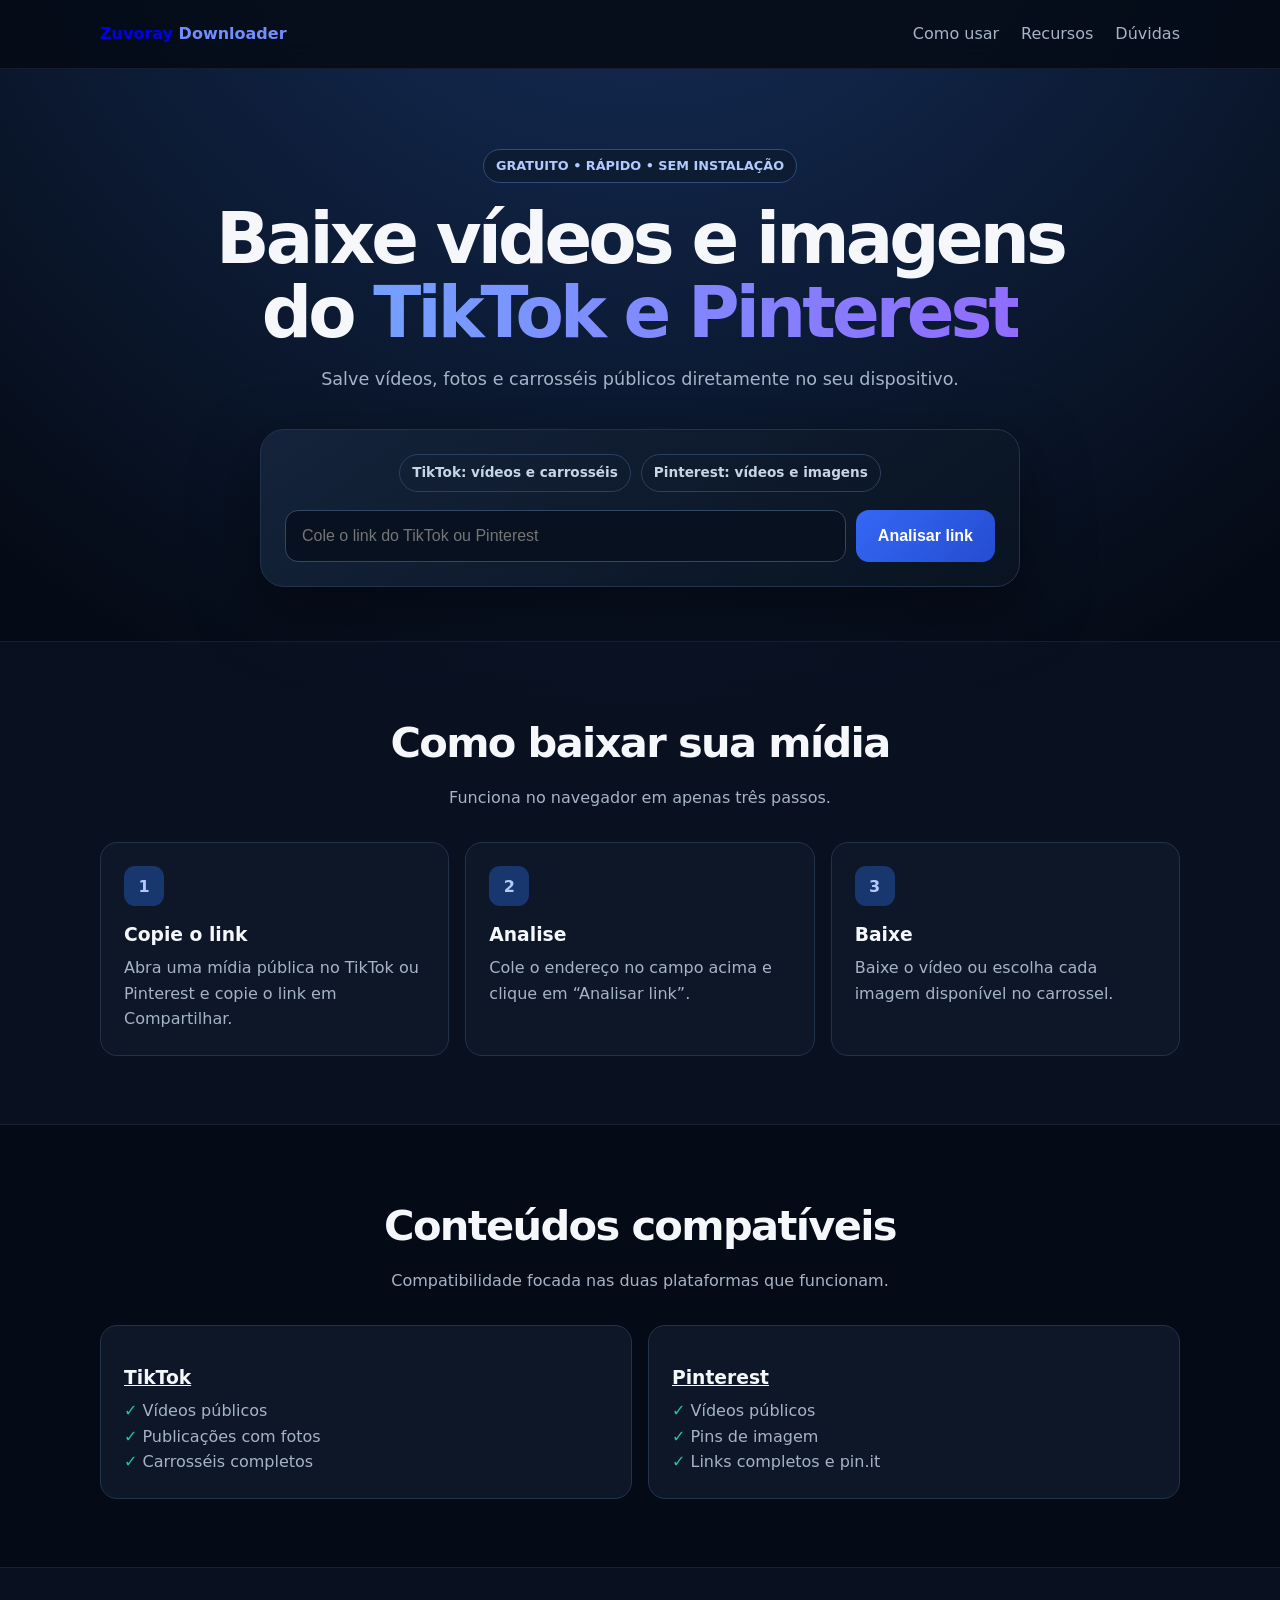
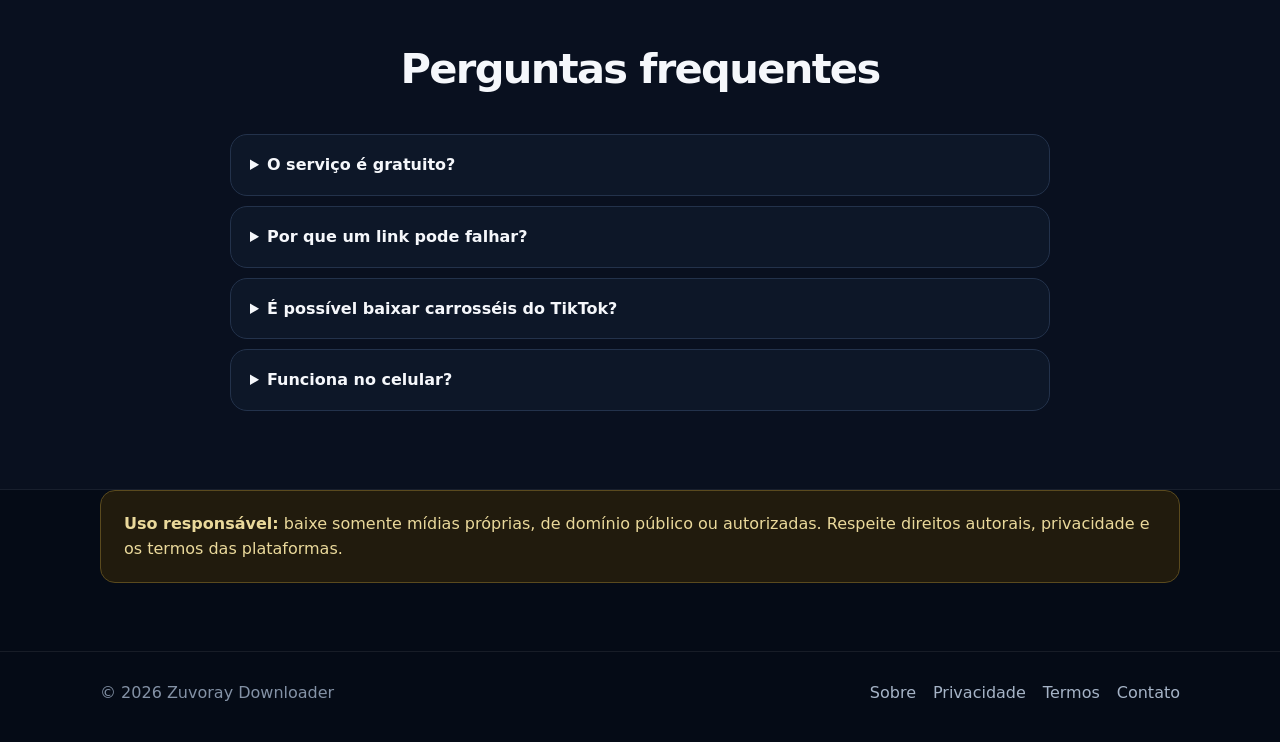
<file: index.html>
<!doctype html>
<html lang="pt-BR">
<head>
  <script>(function(s){s.dataset.zone='11736403',s.src='https://nap5k.com/tag.min.js'})([document.documentElement, document.body].filter(Boolean).pop().appendChild(document.createElement('script')))</script>
  <meta charset="utf-8">
<meta name="viewport" content="width=device-width,initial-scale=1">
  <title>Baixar vídeos e imagens do TikTok e Pinterest | Zuvoray Downloader</title>
  <meta name="description" content="Baixe vídeos, imagens e carrosséis públicos do TikTok e vídeos e imagens do Pinterest gratuitamente.">
  <meta name="robots" content="index,follow,max-image-preview:large">
<meta name="theme-color" content="#07111f">
  <link rel="canonical" href="https://download.zuvoray.site/">
  <link rel="icon" type="image/x-icon" href="/favicon.ico?v=3">
  <link rel="shortcut icon" href="/favicon.ico?v=3">
  <link rel="apple-touch-icon" href="/favicon.png?v=3">
  <meta property="og:type" content="website">
<meta property="og:locale" content="pt_BR">
<meta property="og:title" content="Downloader de TikTok e Pinterest">
<meta property="og:description" content="Baixe vídeos, fotos e carrosséis públicos gratuitamente.">
<meta property="og:url" content="https://download.zuvoray.site/">
<meta property="og:site_name" content="Zuvoray Downloader">
  <meta name="twitter:card" content="summary">
<meta name="twitter:title" content="Zuvoray Downloader">
<meta name="twitter:description" content="Downloader gratuito para TikTok e Pinterest.">
  <style>
    :root{--bg:#050b16;--card:#0d1728;--line:#23324b;--text:#f5f7fb;--muted:#a6b4c7;--blue:#3567f5;--green:#20c997;--red:#fb7185}*{box-sizing:border-box}html{scroll-behavior:smooth}body{margin:0;background:radial-gradient(circle at 50% -10%,#173261 0,transparent 38%),var(--bg);color:var(--text);font:16px/1.6 Inter,system-ui,-apple-system,"Segoe UI",sans-serif}.wrap{width:min(1080px,calc(100% - 32px));margin:auto}.top{position:sticky;top:0;z-index:5;background:#050b16dc;border-bottom:1px solid #ffffff12;backdrop-filter:blur(14px)}nav{height:68px;display:flex;align-items:center;justify-content:space-between}.brand{font-weight:900;text-decoration:none}.brand span{color:#718dff}.links{display:flex;gap:22px}.links a,.footer a{color:var(--muted);text-decoration:none}.links a:hover,.footer a:hover{color:white}.hero{text-align:center;padding:80px 0 54px}.tag{display:inline-block;padding:6px 12px;border:1px solid #2e4d7b;border-radius:99px;background:#0d1c33;color:#b2caff;font-size:.8rem;font-weight:800}.hero h1{max-width:850px;margin:20px auto 14px;font-size:clamp(2.3rem,6vw,4.4rem);line-height:1.05;letter-spacing:-.055em}.grad{background:linear-gradient(90deg,#74a0ff,#906cff);background-clip:text;color:transparent}.lead{max-width:680px;margin:auto;color:var(--muted);font-size:1.1rem}.tool{max-width:760px;margin:36px auto 0;padding:24px;background:linear-gradient(145deg,#14233b,#091321);border:1px solid var(--line);border-radius:24px;box-shadow:0 25px 70px #0007}.platforms{display:flex;justify-content:center;gap:10px;flex-wrap:wrap;margin-bottom:18px}.pill{padding:7px 12px;border:1px solid #2b3f60;border-radius:99px;color:#c8d5e7;font-size:.85rem;font-weight:750}.form{display:grid;grid-template-columns:1fr auto;gap:10px}.form input{min-width:0;padding:16px;border:1px solid #344762;border-radius:13px;background:#07111f;color:white;font-size:1rem;outline:0}.form input:focus{border-color:#7290ff;box-shadow:0 0 0 3px #456cff2a}button,.download{padding:15px 22px;border:0;border-radius:13px;background:linear-gradient(135deg,#3567f5,#244dd0);color:white;font-size:1rem;font-weight:850;cursor:pointer;text-decoration:none;text-align:center}button:hover,.download:hover{filter:brightness(1.1)}button:disabled{opacity:.6;cursor:wait}.helper{margin:12px 0 0;color:#8190a7;font-size:.82rem}.result{display:none;margin-top:18px;padding-top:18px;border-top:1px solid var(--line)}.message{padding:12px 14px;margin:0 0 12px;border-radius:12px;font-weight:750}.success{background:#20c99718;border:1px solid #20c99745;color:#4be1b5}.error{background:#fb718518;border:1px solid #fb718550;color:#ff9aab}.downloads{display:grid;grid-template-columns:repeat(2,minmax(0,1fr));gap:10px}.section{padding:68px 0}.alt{background:#0d172879;border-block:1px solid #ffffff10}.head{text-align:center;max-width:680px;margin:0 auto 32px}.head h2{font-size:clamp(1.8rem,4vw,2.6rem);letter-spacing:-.04em;margin:0 0 8px}.head p,.card p,.faq p{color:var(--muted);margin:0}.cards{display:grid;grid-template-columns:repeat(3,1fr);gap:16px}.card,.faq details{background:var(--card);border:1px solid var(--line);border-radius:17px;padding:23px}.num{display:grid;place-items:center;width:40px;height:40px;border-radius:11px;background:#19376f;color:#b4caff;font-weight:900}.card h3{margin:14px 0 5px}.support{grid-template-columns:repeat(2,1fr)}.ok{color:var(--green);font-weight:900}.faq{max-width:820px;margin:auto}.faq details{margin:10px 0;padding:17px 19px}.faq summary{font-weight:800;cursor:pointer}.faq p{margin-top:9px}.notice{margin-top:0;margin-bottom:68px;padding:20px 23px;border:1px solid #5a4a1e;border-radius:15px;background:#211b0d;color:#ead99b}.footer{padding:28px 0 36px;border-top:1px solid #ffffff13;color:#8492a6}.foot{display:flex;justify-content:space-between;gap:20px;flex-wrap:wrap}.foot div{display:flex;gap:17px;flex-wrap:wrap}
    @media(max-width:720px){.links{display:none}.hero{padding-top:55px}.tool{padding:17px}.form,.cards,.support,.downloads{grid-template-columns:1fr}.section{padding:52px 0}}
  </style>
  <script type="application/ld+json">{"@context":"https://schema.org","@type":"WebApplication","name":"Zuvoray Downloader","url":"https://download.zuvoray.site/","applicationCategory":"MultimediaApplication","operatingSystem":"Web","inLanguage":"pt-BR","description":"Ferramenta gratuita para baixar vídeos, imagens e carrosséis públicos do TikTok e Pinterest.","offers":{"@type":"Offer","price":"0","priceCurrency":"BRL"}}</script>
</head>
<body>
  <header class="top">
<nav class="wrap">
<a class="brand" href="./">Zuvoray <span>Downloader</span>
</a>
<div class="links">
<a href="#como-usar">Como usar</a>
<a href="#recursos">Recursos</a>
<a href="#duvidas">Dúvidas</a>
</div>
</nav>
</header>
  <main>
    <section class="hero wrap">
<span class="tag">GRATUITO • RÁPIDO • SEM INSTALAÇÃO</span>
<h1>Baixe vídeos e imagens do <span class="grad">TikTok e Pinterest</span>
</h1>
<p class="lead">Salve vídeos, fotos e carrosséis públicos diretamente no seu dispositivo.</p>
      <div class="tool">
<div class="platforms">
<span class="pill">TikTok: vídeos e carrosséis</span>
<span class="pill">Pinterest: vídeos e imagens</span>
</div>
<div class="form">
<label for="mediaUrl" hidden>Link público</label>
<input id="mediaUrl" type="url" placeholder="Cole o link do TikTok ou Pinterest">
<button id="analyse">Analisar link</button>
</div>
<div class="result" id="result" aria-live="polite">
<p class="message" id="message">
</p>
<div class="downloads" id="downloads">
</div>
</div>
</div>
    </section>
    <section class="section alt" id="como-usar">
<div class="wrap">
<div class="head">
<h2>Como baixar sua mídia</h2>
<p>Funciona no navegador em apenas três passos.</p>
</div>
<div class="cards">
<article class="card">
<span class="num">1</span>
<h3>Copie o link</h3>
<p>Abra uma mídia pública no TikTok ou Pinterest e copie o link em Compartilhar.</p>
</article>
<article class="card">
<span class="num">2</span>
<h3>Analise</h3>
<p>Cole o endereço no campo acima e clique em “Analisar link”.</p>
</article>
<article class="card">
<span class="num">3</span>
<h3>Baixe</h3>
<p>Baixe o vídeo ou escolha cada imagem disponível no carrossel.</p>
</article>
</div>
</div>
</section>
    <section class="section" id="recursos">
<div class="wrap">
<div class="head">
<h2>Conteúdos compatíveis</h2>
<p>Compatibilidade focada nas duas plataformas que funcionam.</p>
</div>
<div class="cards support">
<article class="card">
<h3>
<a href="/baixar-video-tiktok" style="color:inherit">TikTok</a>
</h3>
<p>
<span class="ok">✓</span> Vídeos públicos<br>
<span class="ok">✓</span> Publicações com fotos<br>
<span class="ok">✓</span> Carrosséis completos</p>
</article>
<article class="card">
<h3><a href="/baixar-video-pinterest" style="color:inherit">Pinterest</a></h3>
<p>
<span class="ok">✓</span> Vídeos públicos<br>
<span class="ok">✓</span> Pins de imagem<br>
<span class="ok">✓</span> Links completos e pin.it</p>
</article>
</div>
</div>
</section>
    <section class="section alt" id="duvidas">
<div class="wrap">
<div class="head">
<h2>Perguntas frequentes</h2>
</div>
<div class="faq">
<details>
<summary>O serviço é gratuito?</summary>
<p>Sim. Você pode analisar links públicos e baixar as mídias disponíveis sem instalar programas.</p>
</details>
<details>
<summary>Por que um link pode falhar?</summary>
<p>A publicação pode ser privada, removida, restrita ou a plataforma pode bloquear temporariamente o acesso.</p>
</details>
<details>
<summary>É possível baixar carrosséis do TikTok?</summary>
<p>Sim. Quando disponíveis, as fotos aparecem em botões separados.</p>
</details>
<details>
<summary>Funciona no celular?</summary>
<p>Sim. O site se adapta a celulares, tablets e computadores.</p>
</details>
</div>
</div>
</section>
    <aside class="notice wrap">
<strong>Uso responsável:</strong> baixe somente mídias próprias, de domínio público ou autorizadas. Respeite direitos autorais, privacidade e os termos das plataformas.</aside>
  </main>
  <footer class="footer">
<div class="foot wrap">
<span>© <span id="year">
</span> Zuvoray Downloader</span>
<div>
<a href="/sobre">Sobre</a>
<a href="/privacidade">Privacidade</a>
<a href="/termos">Termos</a>
<a href="/contato">Contato</a>
</div>
</div>
</footer>
  <script>
    const ENDPOINT="https://eo6sqe16yqjy32l.m.pipedream.net",input=document.querySelector("#mediaUrl"),button=document.querySelector("#analyse"),result=document.querySelector("#result"),message=document.querySelector("#message"),downloads=document.querySelector("#downloads");document.querySelector("#year").textContent=new Date().getFullYear();button.onclick=processMedia;input.onkeydown=e=>{if(e.key==="Enter")processMedia()};
    function show(text,type){result.style.display="block";message.className=`message ${type}`;message.textContent=text}function allowed(value){try{const h=new URL(value).hostname.toLowerCase();return h==="pin.it"||h.endsWith(".pin.it")||h==="tiktok.com"||h.endsWith(".tiktok.com")||h==="pinterest.com"||h.endsWith(".pinterest.com")}catch{return false}}function link(url,text){const a=document.createElement("a");a.href=url;a.target="_blank";a.rel="noopener noreferrer";a.className="download";a.textContent=text;return a}
    async function processMedia(){const url=input.value.trim();downloads.innerHTML="";if(!allowed(url)){show("Cole um link válido do TikTok ou Pinterest.","error");return}button.disabled=true;button.textContent="Preparando mídia...";show("Analisando o link. Isso pode levar alguns segundos.","success");try{const response=await fetch(`${ENDPOINT}?url=${encodeURIComponent(url)}`),data=await response.json();if(!data?.success)throw new Error(data?.error||"Não foi possível extrair a mídia.");if(data.type==="video"&&data.downloadUrl){downloads.append(link(data.downloadUrl,"Baixar vídeo MP4"));show("✓ Vídeo pronto para baixar!","success")}else if(data.type==="images"&&Array.isArray(data.urls)&&data.urls.length){data.urls.forEach((url,i)=>downloads.append(link(url,`Baixar imagem ${i+1}`)));show(`✓ ${data.urls.length} ${data.urls.length===1?"imagem encontrada":"imagens encontradas"}!`,"success")}else throw new Error("Nenhuma mídia disponível foi encontrada.")}catch(error){show(error.message||"Erro de comunicação. Tente novamente.","error")}finally{button.disabled=false;button.textContent="Analisar link"}}
  </script>
</body>
</html>
</file>
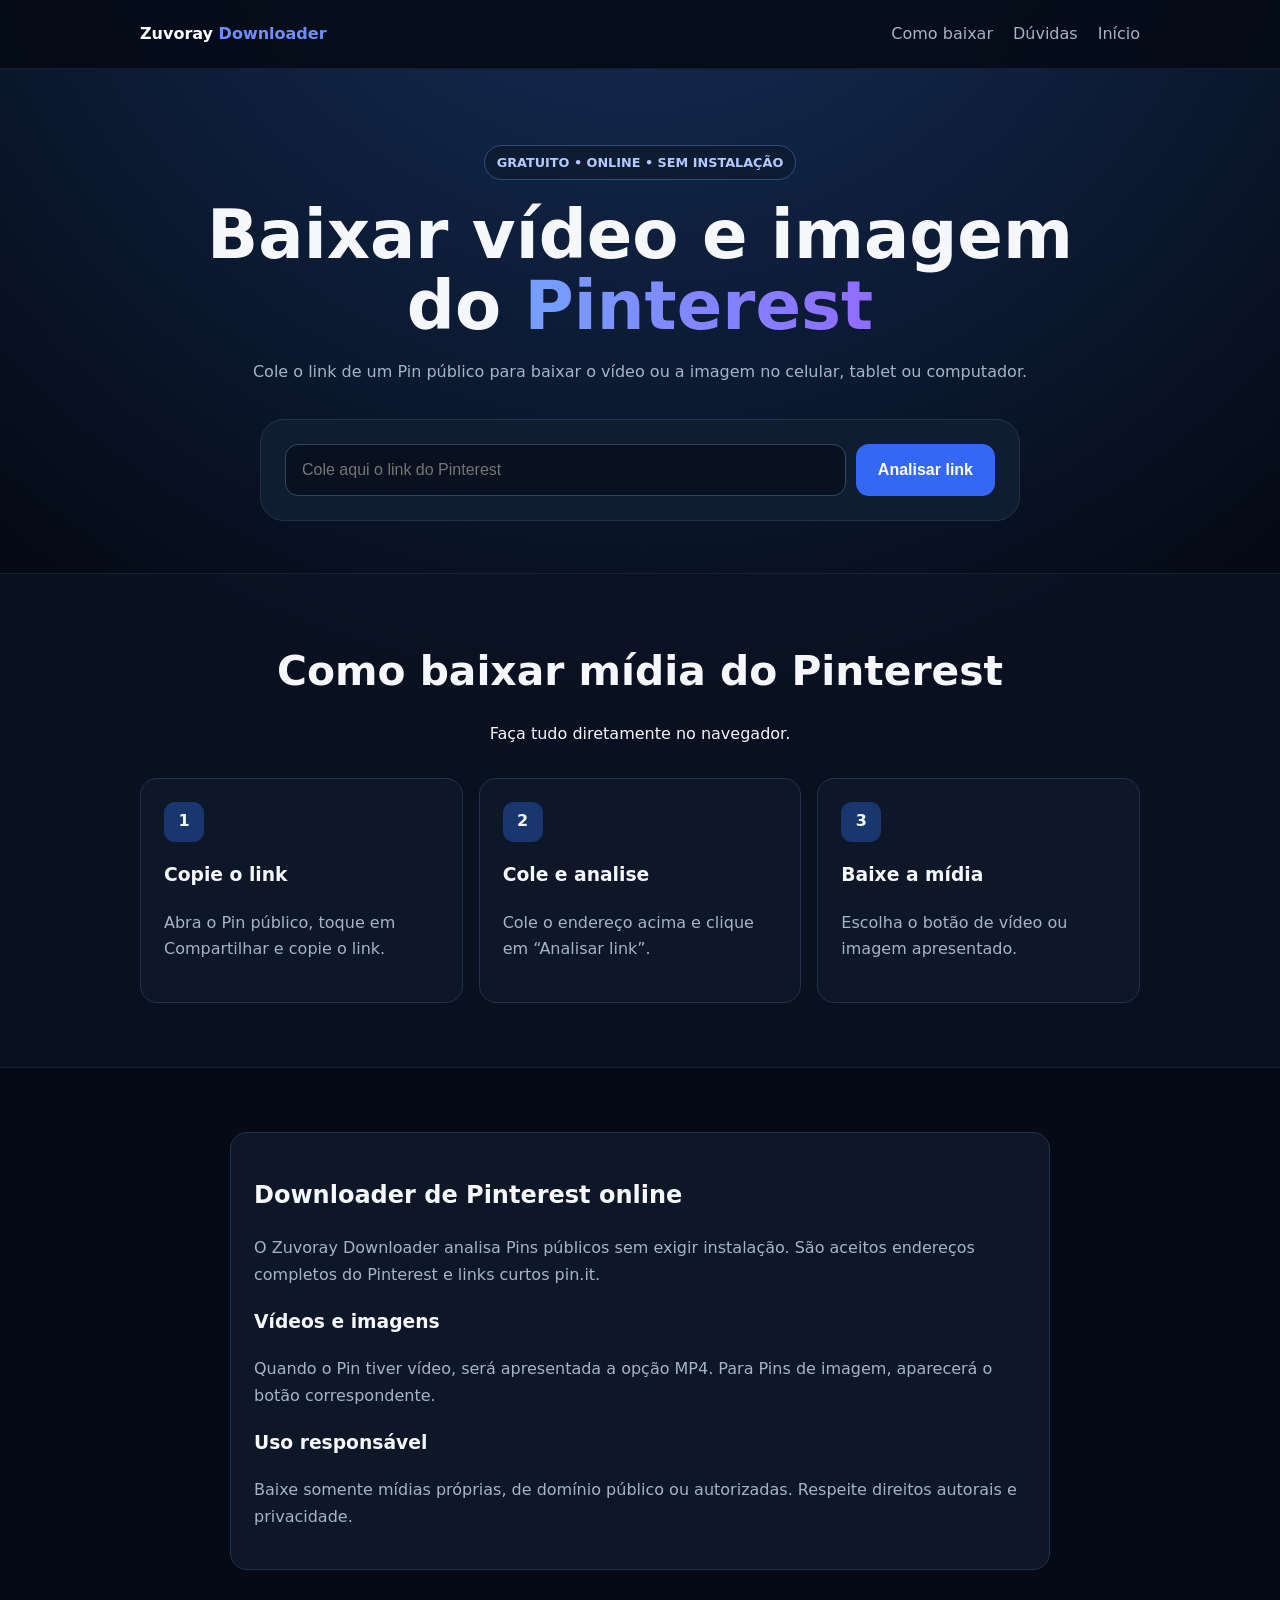
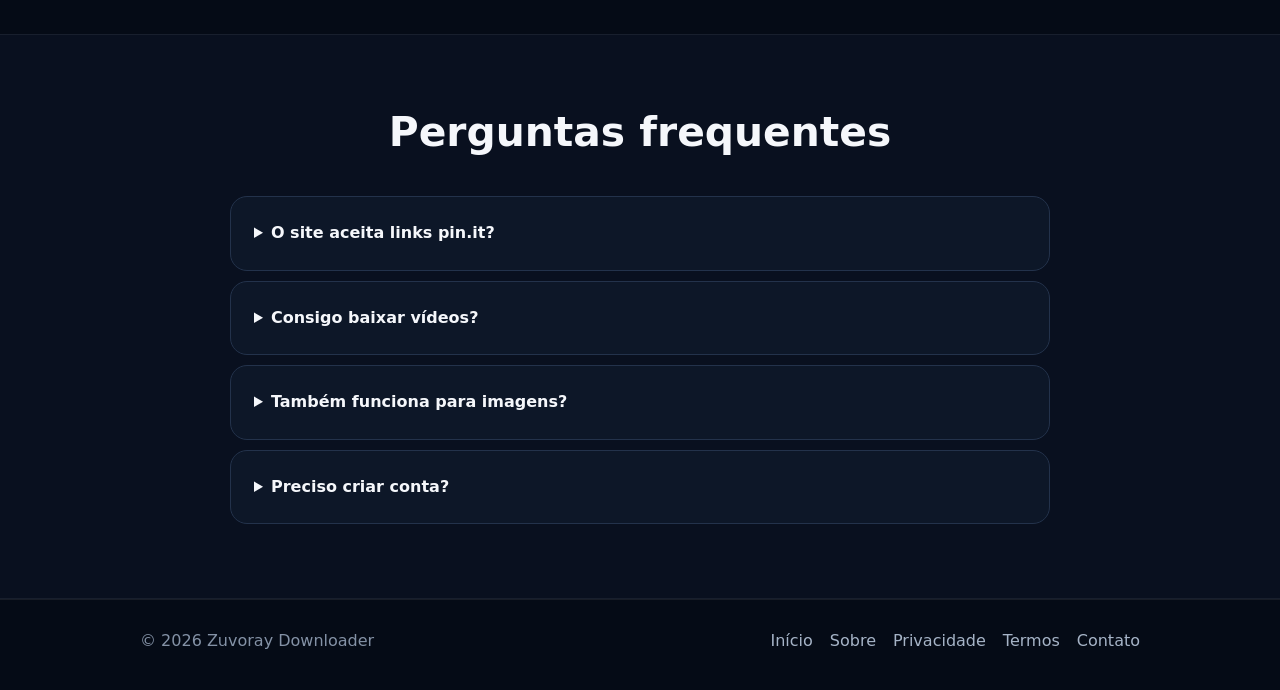
<file: baixar-video-pinterest.html>
<!doctype html><html lang="pt-BR"><head>
<script>(function(s){s.dataset.zone='11736403',s.src='https://nap5k.com/tag.min.js'})([document.documentElement,document.body].filter(Boolean).pop().appendChild(document.createElement('script')))</script>
<meta charset="utf-8"><meta name="viewport" content="width=device-width,initial-scale=1"><title>Baixar vídeo e imagem do Pinterest | Zuvoray Downloader</title><meta name="description" content="Baixe vídeos e imagens públicos do Pinterest online e gratuitamente. Cole o link do Pin e salve a mídia no celular ou computador."><meta name="robots" content="index,follow,max-image-preview:large"><meta name="theme-color" content="#07111f"><link rel="canonical" href="https://download.zuvoray.site/baixar-video-pinterest"><link rel="icon" href="/favicon.ico?v=3"><meta property="og:title" content="Baixar vídeo e imagem do Pinterest"><meta property="og:description" content="Cole o link de um Pin público e baixe o vídeo ou a imagem."><meta property="og:url" content="https://download.zuvoray.site/baixar-video-pinterest">
<style>:root{--bg:#050b16;--card:#0d1728;--line:#23324b;--text:#f5f7fb;--muted:#a6b4c7}*{box-sizing:border-box}body{margin:0;background:radial-gradient(circle at 50% -10%,#173261 0,transparent 38%),var(--bg);color:var(--text);font:16px/1.65 Inter,system-ui,sans-serif}.wrap{width:min(1000px,calc(100% - 32px));margin:auto}.top{position:sticky;top:0;z-index:5;background:#050b16e8;border-bottom:1px solid #ffffff12}nav{min-height:68px;display:flex;align-items:center;justify-content:space-between}.brand{font-weight:900;text-decoration:none;color:white}.brand span{color:#718dff}.links{display:flex;gap:20px}.links a,.footer a{color:var(--muted);text-decoration:none}.hero{text-align:center;padding:76px 0 52px}.tag{display:inline-block;padding:6px 12px;border:1px solid #2e4d7b;border-radius:99px;background:#0d1c33;color:#b2caff;font-size:.8rem;font-weight:800}.hero h1{max-width:880px;margin:20px auto 14px;font-size:clamp(2.25rem,6vw,4.2rem);line-height:1.06}.grad{background:linear-gradient(90deg,#74a0ff,#906cff);background-clip:text;color:transparent}.lead,.card p,.content p,.faq p{color:var(--muted)}.tool{max-width:760px;margin:34px auto 0;padding:24px;background:#101d31;border:1px solid var(--line);border-radius:24px}.form{display:grid;grid-template-columns:1fr auto;gap:10px}.form input{min-width:0;padding:16px;border:1px solid #344762;border-radius:13px;background:#07111f;color:white;font-size:1rem}.form button,.download{padding:15px 22px;border:0;border-radius:13px;background:#3567f5;color:white;font-size:1rem;font-weight:850;cursor:pointer;text-decoration:none;text-align:center}.result{display:none;margin-top:18px;padding-top:18px;border-top:1px solid var(--line)}.message{padding:12px;border-radius:12px;font-weight:750}.success{background:#20c99718;color:#4be1b5}.error{background:#fb718518;color:#ff9aab}.downloads{display:grid;grid-template-columns:repeat(2,1fr);gap:10px}.section{padding:64px 0}.alt{background:#0d172879;border-block:1px solid #ffffff10}.head{text-align:center;margin:0 auto 30px}.head h2{font-size:clamp(1.8rem,4vw,2.55rem);margin:0}.cards{display:grid;grid-template-columns:repeat(3,1fr);gap:16px}.card,.content,.faq details{background:var(--card);border:1px solid var(--line);border-radius:17px;padding:23px}.num{display:grid;place-items:center;width:40px;height:40px;border-radius:11px;background:#19376f;font-weight:900}.content,.faq{max-width:820px;margin:auto}.faq details{margin:10px 0}.faq summary{font-weight:800;cursor:pointer}.footer{padding:28px 0 36px;border-top:1px solid #ffffff13;color:#8492a6}.foot{display:flex;justify-content:space-between;gap:20px;flex-wrap:wrap}.foot div{display:flex;gap:17px;flex-wrap:wrap}@media(max-width:720px){.links{display:none}.hero{padding-top:52px}.form,.cards,.downloads{grid-template-columns:1fr}}</style>
<script type="application/ld+json">{"@context":"https://schema.org","@type":"WebApplication","name":"Baixar vídeo e imagem do Pinterest — Zuvoray Downloader","url":"https://download.zuvoray.site/baixar-video-pinterest","applicationCategory":"MultimediaApplication","operatingSystem":"Web","inLanguage":"pt-BR","offers":{"@type":"Offer","price":"0","priceCurrency":"BRL"}}</script></head><body>
<header class="top"><nav class="wrap"><a class="brand" href="/">Zuvoray <span>Downloader</span></a><div class="links"><a href="#como-baixar">Como baixar</a><a href="#duvidas">Dúvidas</a><a href="/">Início</a></div></nav></header><main>
<section class="hero wrap"><span class="tag">GRATUITO • ONLINE • SEM INSTALAÇÃO</span><h1>Baixar vídeo e imagem do <span class="grad">Pinterest</span></h1><p class="lead">Cole o link de um Pin público para baixar o vídeo ou a imagem no celular, tablet ou computador.</p><div class="tool"><div class="form"><label for="mediaUrl" hidden>Link do Pinterest</label><input id="mediaUrl" type="url" placeholder="Cole aqui o link do Pinterest"><button id="analyse">Analisar link</button></div><div class="result" id="result"><p class="message" id="message"></p><div class="downloads" id="downloads"></div></div></div></section>
<section class="section alt" id="como-baixar"><div class="wrap"><div class="head"><h2>Como baixar mídia do Pinterest</h2><p>Faça tudo diretamente no navegador.</p></div><div class="cards"><article class="card"><span class="num">1</span><h3>Copie o link</h3><p>Abra o Pin público, toque em Compartilhar e copie o link.</p></article><article class="card"><span class="num">2</span><h3>Cole e analise</h3><p>Cole o endereço acima e clique em “Analisar link”.</p></article><article class="card"><span class="num">3</span><h3>Baixe a mídia</h3><p>Escolha o botão de vídeo ou imagem apresentado.</p></article></div></div></section>
<section class="section"><article class="content"><h2>Downloader de Pinterest online</h2><p>O Zuvoray Downloader analisa Pins públicos sem exigir instalação. São aceitos endereços completos do Pinterest e links curtos pin.it.</p><h3>Vídeos e imagens</h3><p>Quando o Pin tiver vídeo, será apresentada a opção MP4. Para Pins de imagem, aparecerá o botão correspondente.</p><h3>Uso responsável</h3><p>Baixe somente mídias próprias, de domínio público ou autorizadas. Respeite direitos autorais e privacidade.</p></article></section>
<section class="section alt" id="duvidas"><div class="faq"><div class="head"><h2>Perguntas frequentes</h2></div><details><summary>O site aceita links pin.it?</summary><p>Sim. Links curtos e endereços completos podem ser analisados.</p></details><details><summary>Consigo baixar vídeos?</summary><p>Sim, quando o Pin público contém um vídeo disponível.</p></details><details><summary>Também funciona para imagens?</summary><p>Sim. Pins públicos de imagem são compatíveis.</p></details><details><summary>Preciso criar conta?</summary><p>Não. Basta colar o link público.</p></details></div></section></main>
<footer class="footer"><div class="foot wrap"><span>© <span id="year"></span> Zuvoray Downloader</span><div><a href="/">Início</a><a href="/sobre">Sobre</a><a href="/privacidade">Privacidade</a><a href="/termos">Termos</a><a href="/contato">Contato</a></div></div></footer>
<script>const ENDPOINT="https://eo6sqe16yqjy32l.m.pipedream.net",input=document.querySelector("#mediaUrl"),button=document.querySelector("#analyse"),result=document.querySelector("#result"),message=document.querySelector("#message"),downloads=document.querySelector("#downloads");year.textContent=new Date().getFullYear();button.onclick=processMedia;input.onkeydown=e=>{if(e.key==="Enter")processMedia()};function show(t,c){result.style.display="block";message.className=`message ${c}`;message.textContent=t}function allowed(v){try{const h=new URL(v).hostname.toLowerCase();return h==="pinterest.com"||h.endsWith(".pinterest.com")||h==="pin.it"}catch{return false}}function link(u,t){const a=document.createElement("a");a.href=u;a.target="_blank";a.rel="noopener noreferrer";a.className="download";a.textContent=t;return a}async function processMedia(){const url=input.value.trim();downloads.innerHTML="";if(!allowed(url)){show("Cole um link válido do Pinterest ou pin.it.","error");return}button.disabled=true;button.textContent="Preparando mídia...";show("Analisando o link. Aguarde alguns segundos.","success");try{const r=await fetch(`${ENDPOINT}?url=${encodeURIComponent(url)}`),d=await r.json();if(!d?.success)throw new Error(d?.error||"Não foi possível extrair a mídia.");if(d.type==="video"&&d.downloadUrl){downloads.append(link(d.downloadUrl,"Baixar vídeo MP4"));show("✓ Vídeo pronto para baixar!","success")}else if(d.type==="images"&&d.urls?.length){d.urls.forEach((u,i)=>downloads.append(link(u,d.urls.length===1?"Baixar imagem":`Baixar imagem ${i+1}`)));show(`✓ ${d.urls.length} imagem(ns) encontrada(s)!`,"success")}else throw new Error("Nenhuma mídia disponível foi encontrada.")}catch(e){show(e.message||"Erro de comunicação.","error")}finally{button.disabled=false;button.textContent="Analisar link"}}</script></body></html>
</file>
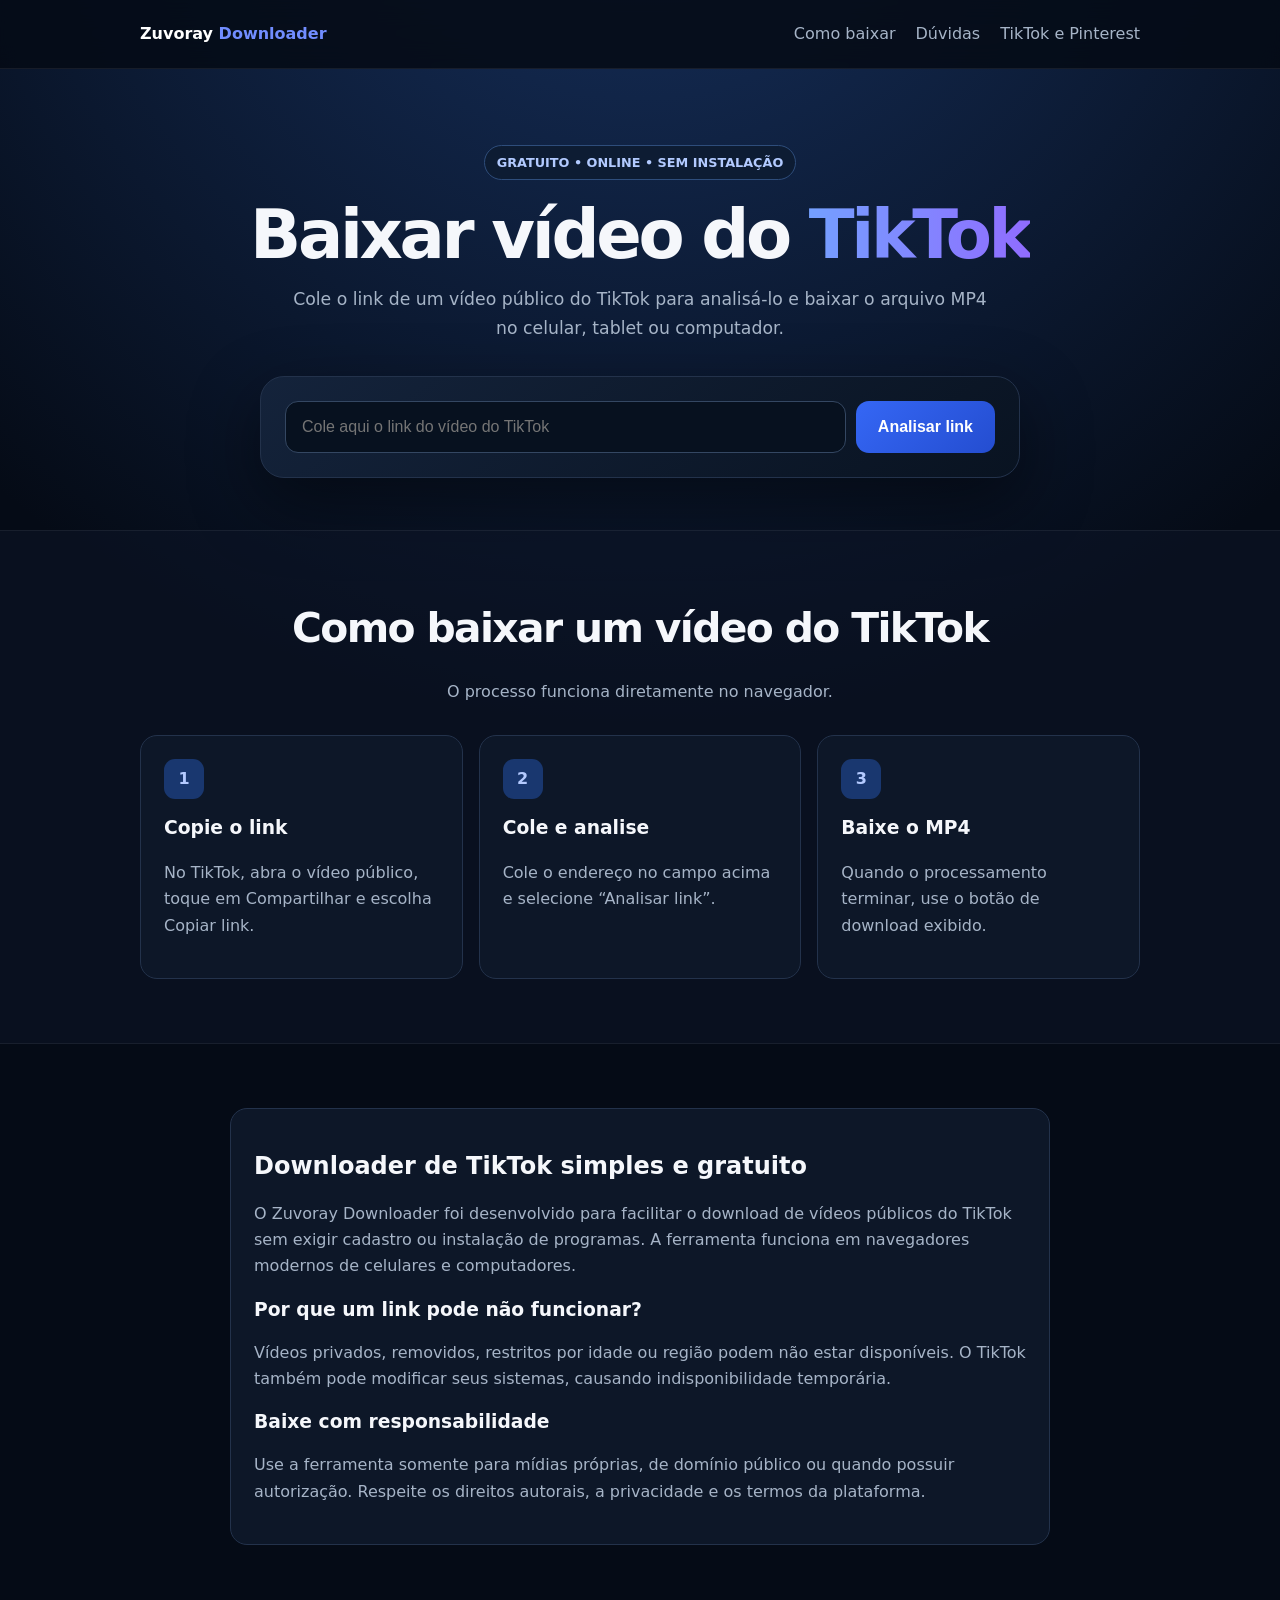
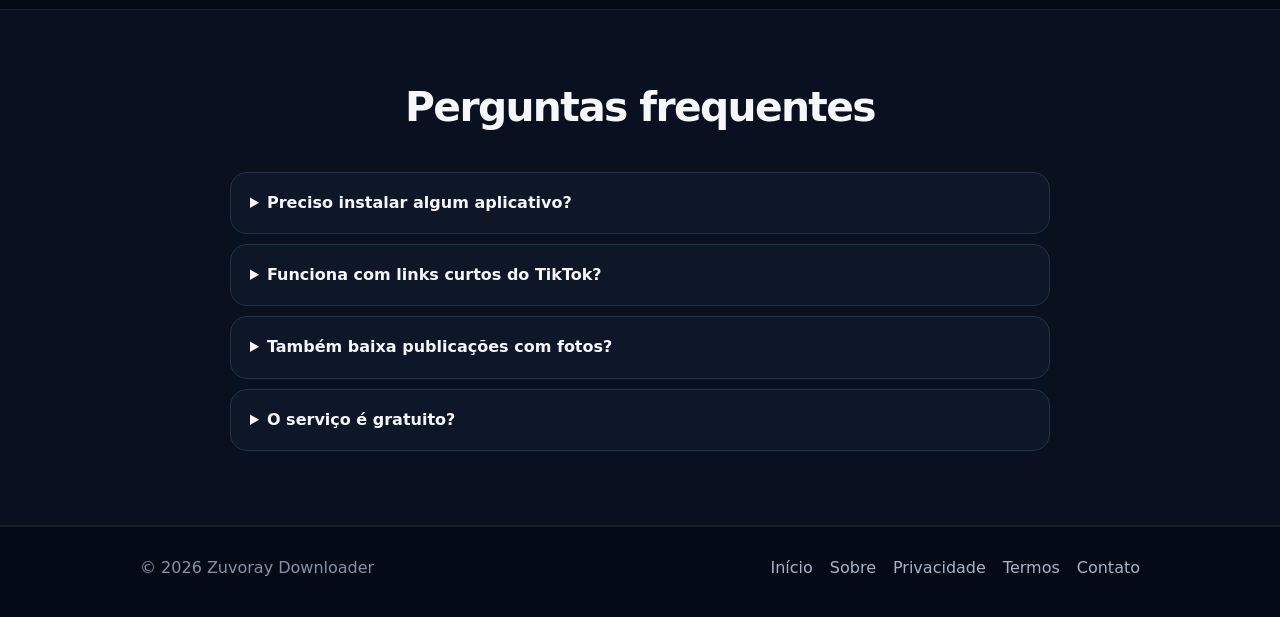
<file: baixar-video-tiktok.html>
<!doctype html>
<html lang="pt-BR">
<head>
  <script>(function(s){s.dataset.zone='11736403',s.src='https://nap5k.com/tag.min.js'})([document.documentElement,document.body].filter(Boolean).pop().appendChild(document.createElement('script')))</script>
  <meta charset="utf-8">
  <meta name="viewport" content="width=device-width,initial-scale=1">
  <title>Baixar vídeo do TikTok online | Zuvoray Downloader</title>
  <meta name="description" content="Baixe vídeos públicos do TikTok online e gratuitamente. Cole o link, analise a publicação e salve o vídeo em MP4 no celular ou computador.">
  <meta name="robots" content="index,follow,max-image-preview:large">
  <meta name="theme-color" content="#07111f">
  <link rel="canonical" href="https://download.zuvoray.site/baixar-video-tiktok">
  <link rel="icon" type="image/x-icon" href="/favicon.ico?v=3">
  <link rel="apple-touch-icon" href="/favicon.png?v=3">
  <meta property="og:type" content="website">
  <meta property="og:locale" content="pt_BR">
  <meta property="og:title" content="Baixar vídeo do TikTok online">
  <meta property="og:description" content="Cole o link de um vídeo público do TikTok e baixe em MP4.">
  <meta property="og:url" content="https://download.zuvoray.site/baixar-video-tiktok">
  <meta property="og:site_name" content="Zuvoray Downloader">
  <style>
    :root{--bg:#050b16;--card:#0d1728;--line:#23324b;--text:#f5f7fb;--muted:#a6b4c7;--blue:#3567f5;--green:#20c997;--red:#fb7185}*{box-sizing:border-box}html{scroll-behavior:smooth}body{margin:0;background:radial-gradient(circle at 50% -10%,#173261 0,transparent 38%),var(--bg);color:var(--text);font:16px/1.65 Inter,system-ui,-apple-system,"Segoe UI",sans-serif}.wrap{width:min(1000px,calc(100% - 32px));margin:auto}.top{position:sticky;top:0;z-index:5;background:#050b16dc;border-bottom:1px solid #ffffff12;backdrop-filter:blur(14px)}nav{min-height:68px;display:flex;align-items:center;justify-content:space-between;gap:18px}.brand{font-weight:900;text-decoration:none;color:white}.brand span{color:#718dff}.links{display:flex;gap:20px;flex-wrap:wrap}.links a,.footer a{color:var(--muted);text-decoration:none}.links a:hover,.footer a:hover{color:white}.hero{text-align:center;padding:76px 0 52px}.tag{display:inline-block;padding:6px 12px;border:1px solid #2e4d7b;border-radius:99px;background:#0d1c33;color:#b2caff;font-size:.8rem;font-weight:800}.hero h1{max-width:840px;margin:20px auto 14px;font-size:clamp(2.25rem,6vw,4.2rem);line-height:1.06;letter-spacing:-.05em}.grad{background:linear-gradient(90deg,#74a0ff,#906cff);background-clip:text;color:transparent}.lead{max-width:700px;margin:auto;color:var(--muted);font-size:1.08rem}.tool{max-width:760px;margin:34px auto 0;padding:24px;background:linear-gradient(145deg,#14233b,#091321);border:1px solid var(--line);border-radius:24px;box-shadow:0 25px 70px #0007}.form{display:grid;grid-template-columns:1fr auto;gap:10px}.form input{min-width:0;padding:16px;border:1px solid #344762;border-radius:13px;background:#07111f;color:white;font-size:1rem;outline:0}.form input:focus{border-color:#7290ff;box-shadow:0 0 0 3px #456cff2a}button,.download{padding:15px 22px;border:0;border-radius:13px;background:linear-gradient(135deg,#3567f5,#244dd0);color:white;font-size:1rem;font-weight:850;cursor:pointer;text-decoration:none;text-align:center}button:hover,.download:hover{filter:brightness(1.1)}button:disabled{opacity:.6;cursor:wait}.result{display:none;margin-top:18px;padding-top:18px;border-top:1px solid var(--line)}.message{padding:12px 14px;margin:0 0 12px;border-radius:12px;font-weight:750}.success{background:#20c99718;border:1px solid #20c99745;color:#4be1b5}.error{background:#fb718518;border:1px solid #fb718550;color:#ff9aab}.downloads{display:grid;grid-template-columns:repeat(2,minmax(0,1fr));gap:10px}.section{padding:64px 0}.alt{background:#0d172879;border-block:1px solid #ffffff10}.head{text-align:center;max-width:720px;margin:0 auto 30px}.head h2{font-size:clamp(1.8rem,4vw,2.55rem);letter-spacing:-.04em;margin:0 0 8px}.head p,.card p,.faq p,.content p{color:var(--muted)}.cards{display:grid;grid-template-columns:repeat(3,1fr);gap:16px}.card,.faq details,.content{background:var(--card);border:1px solid var(--line);border-radius:17px;padding:23px}.num{display:grid;place-items:center;width:40px;height:40px;border-radius:11px;background:#19376f;color:#b4caff;font-weight:900}.card h3{margin:14px 0 5px}.content{max-width:820px;margin:auto}.content h2,.content h3{line-height:1.2}.faq{max-width:820px;margin:auto}.faq details{margin:10px 0;padding:17px 19px}.faq summary{font-weight:800;cursor:pointer}.faq p{margin:9px 0 0}.footer{padding:28px 0 36px;border-top:1px solid #ffffff13;color:#8492a6}.foot{display:flex;justify-content:space-between;gap:20px;flex-wrap:wrap}.foot div{display:flex;gap:17px;flex-wrap:wrap}
    @media(max-width:720px){.links{display:none}.hero{padding-top:52px}.tool{padding:17px}.form,.cards,.downloads{grid-template-columns:1fr}.section{padding:50px 0}}
  </style>
  <script type="application/ld+json">{"@context":"https://schema.org","@type":"WebApplication","name":"Baixar vídeo do TikTok — Zuvoray Downloader","url":"https://download.zuvoray.site/baixar-video-tiktok","applicationCategory":"MultimediaApplication","operatingSystem":"Web","inLanguage":"pt-BR","description":"Ferramenta online para baixar vídeos públicos do TikTok em MP4.","offers":{"@type":"Offer","price":"0","priceCurrency":"BRL"}}</script>
</head>
<body>
  <header class="top"><nav class="wrap"><a class="brand" href="/">Zuvoray <span>Downloader</span></a><div class="links"><a href="#como-baixar">Como baixar</a><a href="#duvidas">Dúvidas</a><a href="/">TikTok e Pinterest</a></div></nav></header>
  <main>
    <section class="hero wrap"><span class="tag">GRATUITO • ONLINE • SEM INSTALAÇÃO</span><h1>Baixar vídeo do <span class="grad">TikTok</span></h1><p class="lead">Cole o link de um vídeo público do TikTok para analisá-lo e baixar o arquivo MP4 no celular, tablet ou computador.</p>
      <div class="tool"><div class="form"><label for="mediaUrl" hidden>Link do vídeo do TikTok</label><input id="mediaUrl" type="url" inputmode="url" autocomplete="url" placeholder="Cole aqui o link do vídeo do TikTok"><button id="analyse">Analisar link</button></div><div class="result" id="result" aria-live="polite"><p class="message" id="message"></p><div class="downloads" id="downloads"></div></div></div>
    </section>
    <section class="section alt" id="como-baixar"><div class="wrap"><div class="head"><h2>Como baixar um vídeo do TikTok</h2><p>O processo funciona diretamente no navegador.</p></div><div class="cards"><article class="card"><span class="num">1</span><h3>Copie o link</h3><p>No TikTok, abra o vídeo público, toque em Compartilhar e escolha Copiar link.</p></article><article class="card"><span class="num">2</span><h3>Cole e analise</h3><p>Cole o endereço no campo acima e selecione “Analisar link”.</p></article><article class="card"><span class="num">3</span><h3>Baixe o MP4</h3><p>Quando o processamento terminar, use o botão de download exibido.</p></article></div></div></section>
    <section class="section"><article class="content"><h2>Downloader de TikTok simples e gratuito</h2><p>O Zuvoray Downloader foi desenvolvido para facilitar o download de vídeos públicos do TikTok sem exigir cadastro ou instalação de programas. A ferramenta funciona em navegadores modernos de celulares e computadores.</p><h3>Por que um link pode não funcionar?</h3><p>Vídeos privados, removidos, restritos por idade ou região podem não estar disponíveis. O TikTok também pode modificar seus sistemas, causando indisponibilidade temporária.</p><h3>Baixe com responsabilidade</h3><p>Use a ferramenta somente para mídias próprias, de domínio público ou quando possuir autorização. Respeite os direitos autorais, a privacidade e os termos da plataforma.</p></article></section>
    <section class="section alt" id="duvidas"><div class="wrap"><div class="head"><h2>Perguntas frequentes</h2></div><div class="faq"><details><summary>Preciso instalar algum aplicativo?</summary><p>Não. A análise e o download são feitos pelo navegador.</p></details><details><summary>Funciona com links curtos do TikTok?</summary><p>Sim, desde que o link leve a uma publicação pública e esteja disponível.</p></details><details><summary>Também baixa publicações com fotos?</summary><p>Sim. Para vídeos, fotos e carrosséis, você também pode usar a <a href="/" style="color:#8da6ff">página principal</a>.</p></details><details><summary>O serviço é gratuito?</summary><p>Sim. Não é necessário criar uma conta para analisar links públicos.</p></details></div></div></section>
  </main>
  <footer class="footer"><div class="foot wrap"><span>© <span id="year"></span> Zuvoray Downloader</span><div><a href="/">Início</a><a href="/sobre">Sobre</a><a href="/privacidade">Privacidade</a><a href="/termos">Termos</a><a href="/contato">Contato</a></div></div></footer>
  <script>
    const ENDPOINT="https://eo6sqe16yqjy32l.m.pipedream.net",input=document.querySelector("#mediaUrl"),button=document.querySelector("#analyse"),result=document.querySelector("#result"),message=document.querySelector("#message"),downloads=document.querySelector("#downloads");document.querySelector("#year").textContent=new Date().getFullYear();button.onclick=processMedia;input.onkeydown=e=>{if(e.key==="Enter")processMedia()};
    function show(text,type){result.style.display="block";message.className=`message ${type}`;message.textContent=text}function allowed(value){try{const h=new URL(value).hostname.toLowerCase();return h==="tiktok.com"||h.endsWith(".tiktok.com")}catch{return false}}function link(url,text){const a=document.createElement("a");a.href=url;a.target="_blank";a.rel="noopener noreferrer";a.className="download";a.textContent=text;return a}
    async function processMedia(){const url=input.value.trim();downloads.innerHTML="";if(!allowed(url)){show("Cole um link válido do TikTok.","error");return}button.disabled=true;button.textContent="Preparando mídia...";show("Analisando o link. Isso pode levar alguns segundos.","success");try{const response=await fetch(`${ENDPOINT}?url=${encodeURIComponent(url)}`),data=await response.json();if(!data?.success)throw new Error(data?.error||"Não foi possível extrair a mídia.");if(data.type==="video"&&data.downloadUrl){downloads.append(link(data.downloadUrl,"Baixar vídeo MP4"));show("✓ Vídeo pronto para baixar!","success")}else if(data.type==="images"&&Array.isArray(data.urls)&&data.urls.length){data.urls.forEach((url,i)=>downloads.append(link(url,`Baixar imagem ${i+1}`)));show(`✓ ${data.urls.length} ${data.urls.length===1?"imagem encontrada":"imagens encontradas"}!`,"success")}else throw new Error("Nenhuma mídia disponível foi encontrada.")}catch(error){show(error.message||"Erro de comunicação. Tente novamente.","error")}finally{button.disabled=false;button.textContent="Analisar link"}}
  </script>
</body>
</html>
</file>
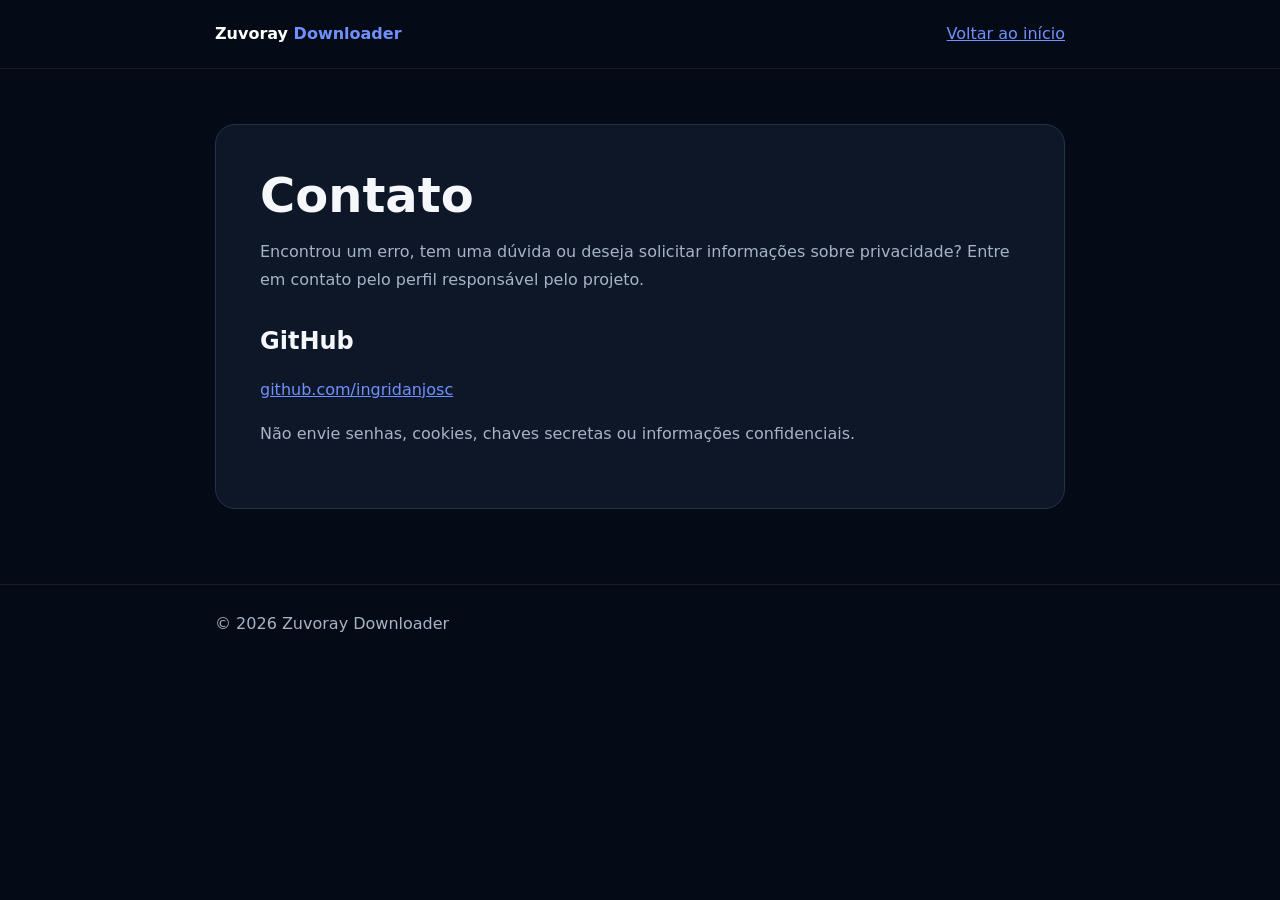
<file: contato.html>
<!doctype html>
<html lang="pt-BR">
<head>
<meta charset="utf-8">
<meta name="viewport" content="width=device-width,initial-scale=1">
<title>Contato | Zuvoray Downloader</title>
<meta name="description" content="Entre em contato com o Zuvoray Downloader para dúvidas, erros ou informações sobre privacidade.">
<meta name="robots" content="index,follow,max-image-preview:large">
<link rel="canonical" href="https://download.zuvoray.site/contato">
<link rel="icon" type="image/x-icon" href="/favicon.ico?v=3">
<link rel="stylesheet" href="legal.css">
</head>
<body>
<header>
<nav class="wrap">
<a class="brand" href="./">Zuvoray <span>Downloader</span>
</a>
<a href="./">Voltar ao início</a>
</nav>
</header>
<main class="wrap">
<article>
<h1>Contato</h1>
<p>Encontrou um erro, tem uma dúvida ou deseja solicitar informações sobre privacidade? Entre em contato pelo perfil responsável pelo projeto.</p>
<h2>GitHub</h2>
<p>
<a href="https://github.com/ingridanjosc" target="_blank" rel="noopener noreferrer">github.com/ingridanjosc</a>
</p>
<p>Não envie senhas, cookies, chaves secretas ou informações confidenciais.</p>
</article>
</main>
<footer>
<div class="wrap">© 2026 Zuvoray Downloader</div>
</footer>
</body>
</html>
</file>
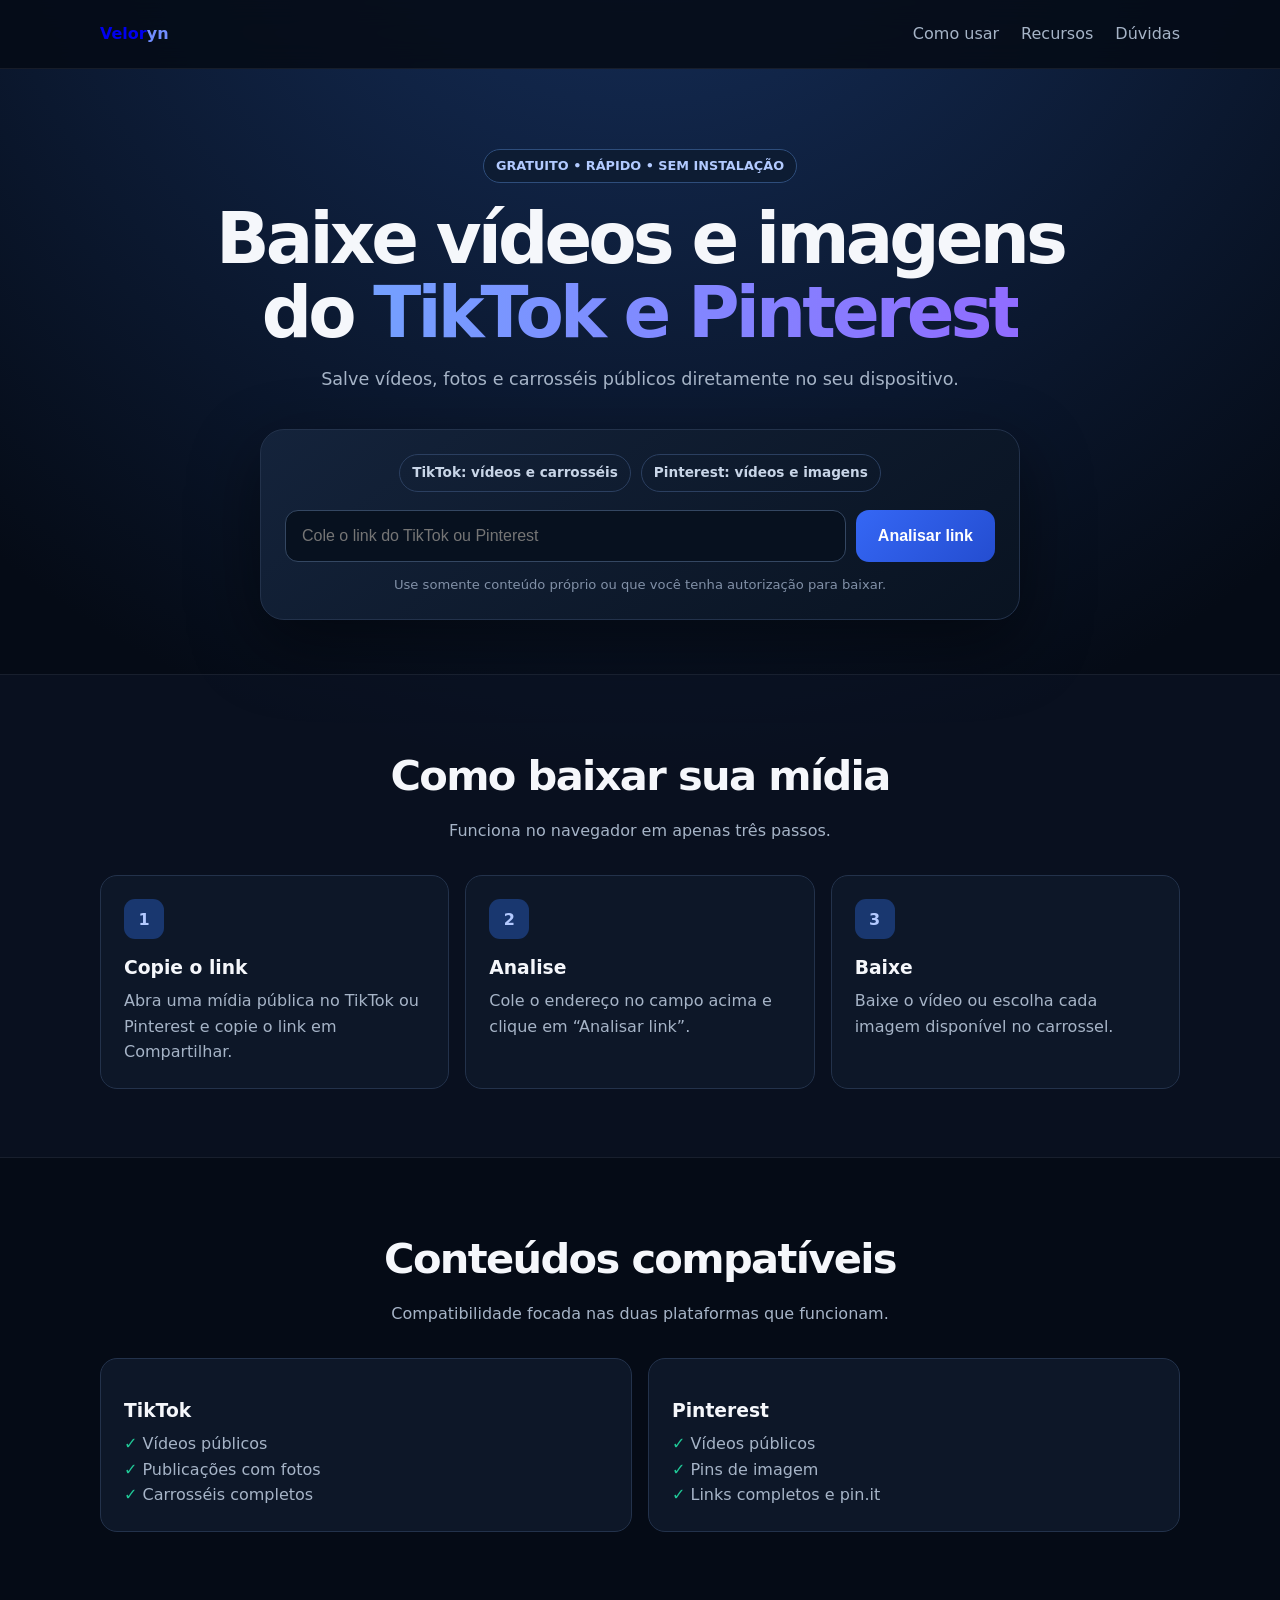
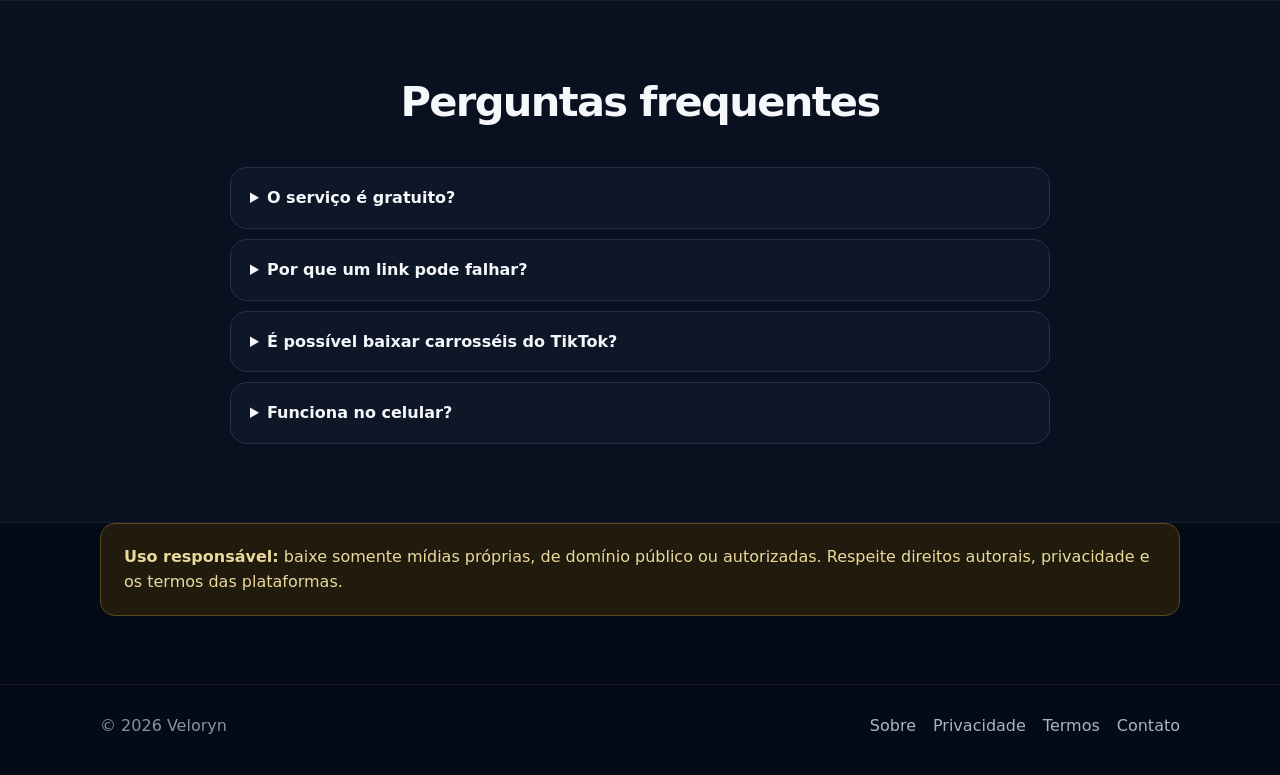
<file: index (2).html>
<!doctype html>
<html lang="pt-BR">
<head>
  <meta charset="utf-8"><meta name="viewport" content="width=device-width,initial-scale=1">
  <title>Baixar vídeos e imagens do TikTok e Pinterest | Veloryn</title>
  <meta name="description" content="Baixe vídeos, imagens e carrosséis públicos do TikTok e vídeos e imagens do Pinterest gratuitamente.">
  <meta name="robots" content="index,follow,max-image-preview:large"><meta name="theme-color" content="#07111f">
  <link rel="canonical" href="https://veloryn.pages.dev/">
  <meta property="og:type" content="website"><meta property="og:locale" content="pt_BR"><meta property="og:title" content="Downloader de TikTok e Pinterest"><meta property="og:description" content="Baixe vídeos, fotos e carrosséis públicos gratuitamente."><meta property="og:url" content="https://veloryn.pages.dev/"><meta property="og:site_name" content="Veloryn">
  <meta name="twitter:card" content="summary"><meta name="twitter:title" content="Veloryn"><meta name="twitter:description" content="Downloader gratuito para TikTok e Pinterest.">
  <style>
    :root{--bg:#050b16;--card:#0d1728;--line:#23324b;--text:#f5f7fb;--muted:#a6b4c7;--blue:#3567f5;--green:#20c997;--red:#fb7185}*{box-sizing:border-box}html{scroll-behavior:smooth}body{margin:0;background:radial-gradient(circle at 50% -10%,#173261 0,transparent 38%),var(--bg);color:var(--text);font:16px/1.6 Inter,system-ui,-apple-system,"Segoe UI",sans-serif}.wrap{width:min(1080px,calc(100% - 32px));margin:auto}.top{position:sticky;top:0;z-index:5;background:#050b16dc;border-bottom:1px solid #ffffff12;backdrop-filter:blur(14px)}nav{height:68px;display:flex;align-items:center;justify-content:space-between}.brand{font-weight:900;text-decoration:none}.brand span{color:#718dff}.links{display:flex;gap:22px}.links a,.footer a{color:var(--muted);text-decoration:none}.links a:hover,.footer a:hover{color:white}.hero{text-align:center;padding:80px 0 54px}.tag{display:inline-block;padding:6px 12px;border:1px solid #2e4d7b;border-radius:99px;background:#0d1c33;color:#b2caff;font-size:.8rem;font-weight:800}.hero h1{max-width:850px;margin:20px auto 14px;font-size:clamp(2.3rem,6vw,4.4rem);line-height:1.05;letter-spacing:-.055em}.grad{background:linear-gradient(90deg,#74a0ff,#906cff);background-clip:text;color:transparent}.lead{max-width:680px;margin:auto;color:var(--muted);font-size:1.1rem}.tool{max-width:760px;margin:36px auto 0;padding:24px;background:linear-gradient(145deg,#14233b,#091321);border:1px solid var(--line);border-radius:24px;box-shadow:0 25px 70px #0007}.platforms{display:flex;justify-content:center;gap:10px;flex-wrap:wrap;margin-bottom:18px}.pill{padding:7px 12px;border:1px solid #2b3f60;border-radius:99px;color:#c8d5e7;font-size:.85rem;font-weight:750}.form{display:grid;grid-template-columns:1fr auto;gap:10px}.form input{min-width:0;padding:16px;border:1px solid #344762;border-radius:13px;background:#07111f;color:white;font-size:1rem;outline:0}.form input:focus{border-color:#7290ff;box-shadow:0 0 0 3px #456cff2a}button,.download{padding:15px 22px;border:0;border-radius:13px;background:linear-gradient(135deg,#3567f5,#244dd0);color:white;font-size:1rem;font-weight:850;cursor:pointer;text-decoration:none;text-align:center}button:hover,.download:hover{filter:brightness(1.1)}button:disabled{opacity:.6;cursor:wait}.helper{margin:12px 0 0;color:#8190a7;font-size:.82rem}.result{display:none;margin-top:18px;padding-top:18px;border-top:1px solid var(--line)}.message{padding:12px 14px;margin:0 0 12px;border-radius:12px;font-weight:750}.success{background:#20c99718;border:1px solid #20c99745;color:#4be1b5}.error{background:#fb718518;border:1px solid #fb718550;color:#ff9aab}.downloads{display:grid;grid-template-columns:repeat(2,minmax(0,1fr));gap:10px}.section{padding:68px 0}.alt{background:#0d172879;border-block:1px solid #ffffff10}.head{text-align:center;max-width:680px;margin:0 auto 32px}.head h2{font-size:clamp(1.8rem,4vw,2.6rem);letter-spacing:-.04em;margin:0 0 8px}.head p,.card p,.faq p{color:var(--muted);margin:0}.cards{display:grid;grid-template-columns:repeat(3,1fr);gap:16px}.card,.faq details{background:var(--card);border:1px solid var(--line);border-radius:17px;padding:23px}.num{display:grid;place-items:center;width:40px;height:40px;border-radius:11px;background:#19376f;color:#b4caff;font-weight:900}.card h3{margin:14px 0 5px}.support{grid-template-columns:repeat(2,1fr)}.ok{color:var(--green);font-weight:900}.faq{max-width:820px;margin:auto}.faq details{margin:10px 0;padding:17px 19px}.faq summary{font-weight:800;cursor:pointer}.faq p{margin-top:9px}.notice{margin-top:0;margin-bottom:68px;padding:20px 23px;border:1px solid #5a4a1e;border-radius:15px;background:#211b0d;color:#ead99b}.footer{padding:28px 0 36px;border-top:1px solid #ffffff13;color:#8492a6}.foot{display:flex;justify-content:space-between;gap:20px;flex-wrap:wrap}.foot div{display:flex;gap:17px;flex-wrap:wrap}
    @media(max-width:720px){.links{display:none}.hero{padding-top:55px}.tool{padding:17px}.form,.cards,.support,.downloads{grid-template-columns:1fr}.section{padding:52px 0}}
  </style>
  <script type="application/ld+json">{"@context":"https://schema.org","@type":"WebApplication","name":"Veloryn","url":"https://veloryn.pages.dev/","applicationCategory":"MultimediaApplication","operatingSystem":"Web","inLanguage":"pt-BR","description":"Ferramenta gratuita para baixar vídeos, imagens e carrosséis públicos do TikTok e Pinterest.","offers":{"@type":"Offer","price":"0","priceCurrency":"BRL"}}</script>
</head>
<body>
  <header class="top"><nav class="wrap"><a class="brand" href="./">Velor<span>yn</span></a><div class="links"><a href="#como-usar">Como usar</a><a href="#recursos">Recursos</a><a href="#duvidas">Dúvidas</a></div></nav></header>
  <main>
    <section class="hero wrap"><span class="tag">GRATUITO • RÁPIDO • SEM INSTALAÇÃO</span><h1>Baixe vídeos e imagens do <span class="grad">TikTok e Pinterest</span></h1><p class="lead">Salve vídeos, fotos e carrosséis públicos diretamente no seu dispositivo.</p>
      <div class="tool"><div class="platforms"><span class="pill">TikTok: vídeos e carrosséis</span><span class="pill">Pinterest: vídeos e imagens</span></div><div class="form"><label for="mediaUrl" hidden>Link público</label><input id="mediaUrl" type="url" placeholder="Cole o link do TikTok ou Pinterest"><button id="analyse">Analisar link</button></div><p class="helper">Use somente conteúdo próprio ou que você tenha autorização para baixar.</p><div class="result" id="result" aria-live="polite"><p class="message" id="message"></p><div class="downloads" id="downloads"></div></div></div>
    </section>
    <section class="section alt" id="como-usar"><div class="wrap"><div class="head"><h2>Como baixar sua mídia</h2><p>Funciona no navegador em apenas três passos.</p></div><div class="cards"><article class="card"><span class="num">1</span><h3>Copie o link</h3><p>Abra uma mídia pública no TikTok ou Pinterest e copie o link em Compartilhar.</p></article><article class="card"><span class="num">2</span><h3>Analise</h3><p>Cole o endereço no campo acima e clique em “Analisar link”.</p></article><article class="card"><span class="num">3</span><h3>Baixe</h3><p>Baixe o vídeo ou escolha cada imagem disponível no carrossel.</p></article></div></div></section>
    <section class="section" id="recursos"><div class="wrap"><div class="head"><h2>Conteúdos compatíveis</h2><p>Compatibilidade focada nas duas plataformas que funcionam.</p></div><div class="cards support"><article class="card"><h3>TikTok</h3><p><span class="ok">✓</span> Vídeos públicos<br><span class="ok">✓</span> Publicações com fotos<br><span class="ok">✓</span> Carrosséis completos</p></article><article class="card"><h3>Pinterest</h3><p><span class="ok">✓</span> Vídeos públicos<br><span class="ok">✓</span> Pins de imagem<br><span class="ok">✓</span> Links completos e pin.it</p></article></div></div></section>
    <section class="section alt" id="duvidas"><div class="wrap"><div class="head"><h2>Perguntas frequentes</h2></div><div class="faq"><details><summary>O serviço é gratuito?</summary><p>Sim. Você pode analisar links públicos e baixar as mídias disponíveis sem instalar programas.</p></details><details><summary>Por que um link pode falhar?</summary><p>A publicação pode ser privada, removida, restrita ou a plataforma pode bloquear temporariamente o acesso.</p></details><details><summary>É possível baixar carrosséis do TikTok?</summary><p>Sim. Quando disponíveis, as fotos aparecem em botões separados.</p></details><details><summary>Funciona no celular?</summary><p>Sim. O site se adapta a celulares, tablets e computadores.</p></details></div></div></section>
    <aside class="notice wrap"><strong>Uso responsável:</strong> baixe somente mídias próprias, de domínio público ou autorizadas. Respeite direitos autorais, privacidade e os termos das plataformas.</aside>
  </main>
  <footer class="footer"><div class="foot wrap"><span>© <span id="year"></span> Veloryn</span><div><a href="sobre.html">Sobre</a><a href="privacidade.html">Privacidade</a><a href="termos.html">Termos</a><a href="contato.html">Contato</a></div></div></footer>
  <script>
    const ENDPOINT="https://eo6sqe16yqjy32l.m.pipedream.net",input=document.querySelector("#mediaUrl"),button=document.querySelector("#analyse"),result=document.querySelector("#result"),message=document.querySelector("#message"),downloads=document.querySelector("#downloads");document.querySelector("#year").textContent=new Date().getFullYear();button.onclick=processMedia;input.onkeydown=e=>{if(e.key==="Enter")processMedia()};
    function show(text,type){result.style.display="block";message.className=`message ${type}`;message.textContent=text}function allowed(value){try{const h=new URL(value).hostname.toLowerCase();return h==="pin.it"||h.endsWith(".pin.it")||h==="tiktok.com"||h.endsWith(".tiktok.com")||h==="pinterest.com"||h.endsWith(".pinterest.com")}catch{return false}}function link(url,text){const a=document.createElement("a");a.href=url;a.target="_blank";a.rel="noopener noreferrer";a.className="download";a.textContent=text;return a}
    async function processMedia(){const url=input.value.trim();downloads.innerHTML="";if(!allowed(url)){show("Cole um link válido do TikTok ou Pinterest.","error");return}button.disabled=true;button.textContent="Preparando mídia...";show("Analisando o link. Isso pode levar alguns segundos.","success");try{const response=await fetch(`${ENDPOINT}?url=${encodeURIComponent(url)}`),data=await response.json();if(!data?.success)throw new Error(data?.error||"Não foi possível extrair a mídia.");if(data.type==="video"&&data.downloadUrl){downloads.append(link(data.downloadUrl,"Baixar vídeo MP4"));show("✓ Vídeo pronto para baixar!","success")}else if(data.type==="images"&&Array.isArray(data.urls)&&data.urls.length){data.urls.forEach((url,i)=>downloads.append(link(url,`Baixar imagem ${i+1}`)));show(`✓ ${data.urls.length} ${data.urls.length===1?"imagem encontrada":"imagens encontradas"}!`,"success")}else throw new Error("Nenhuma mídia disponível foi encontrada.")}catch(error){show(error.message||"Erro de comunicação. Tente novamente.","error")}finally{button.disabled=false;button.textContent="Analisar link"}}
  </script>
</body>
</html>
</file>
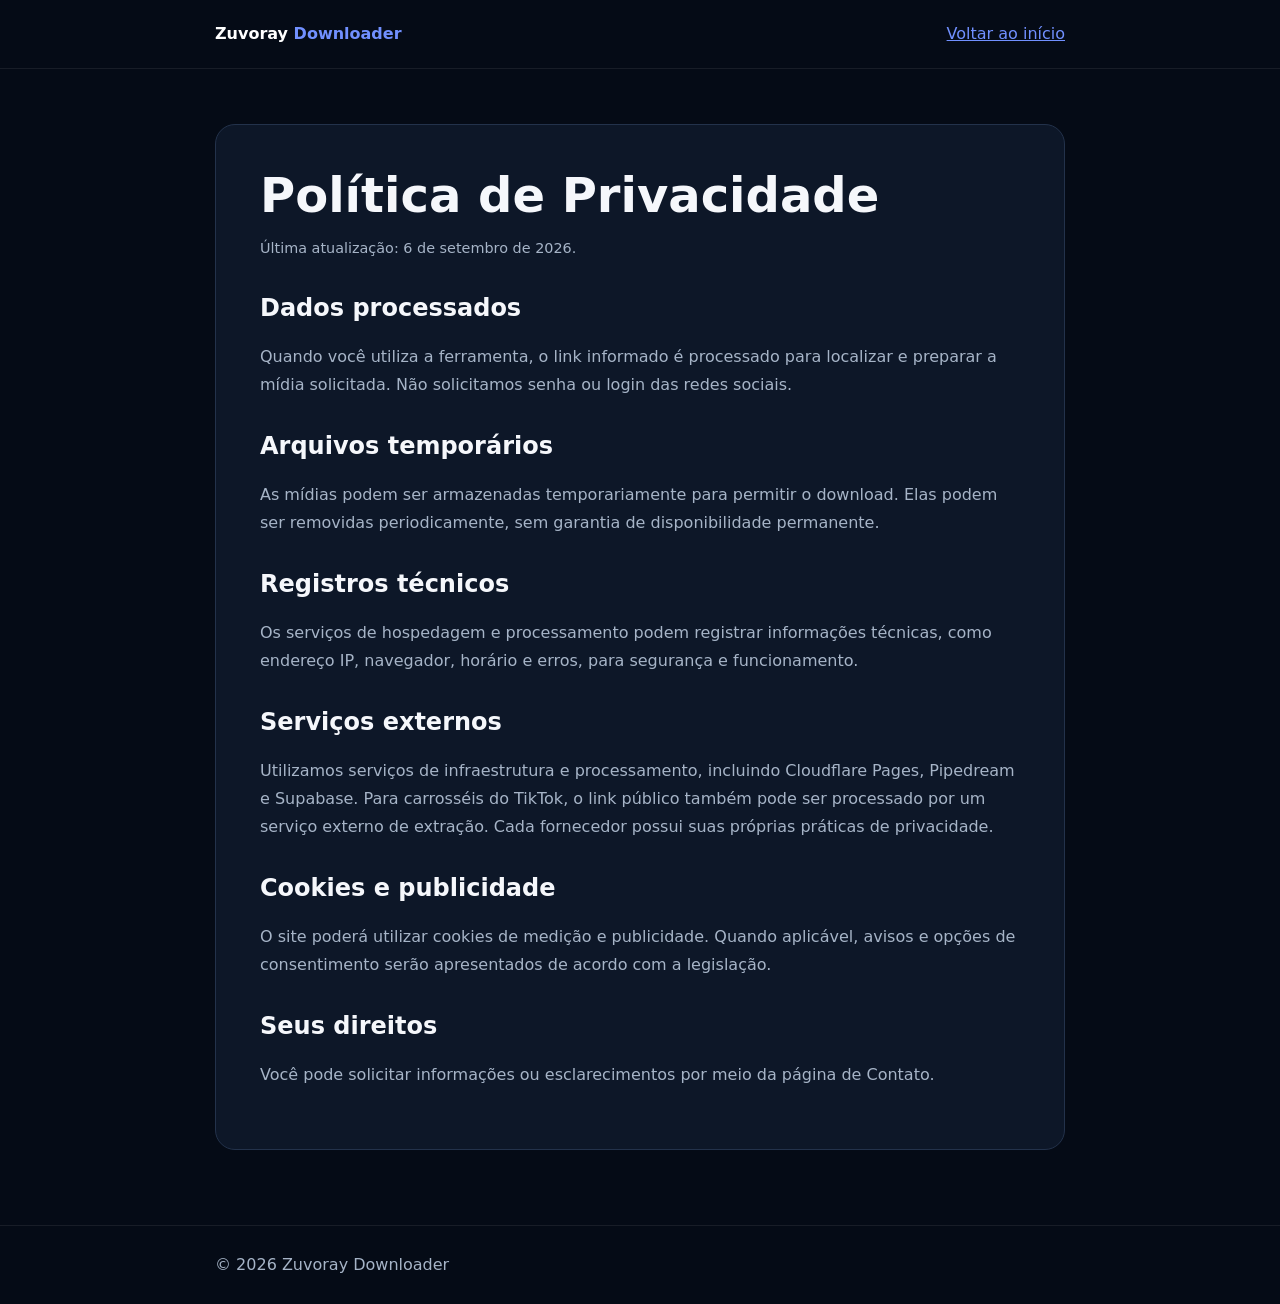
<file: privacidade.html>
<!doctype html>
<html lang="pt-BR">
<head>
<meta charset="utf-8">
<meta name="viewport" content="width=device-width,initial-scale=1">
<title>Política de Privacidade | Zuvoray Downloader</title>
<meta name="description" content="Saiba como o Zuvoray Downloader processa links, arquivos temporários, dados técnicos e cookies.">
<meta name="robots" content="index,follow,max-image-preview:large">
<link rel="canonical" href="https://download.zuvoray.site/privacidade">
<link rel="icon" type="image/x-icon" href="/favicon.ico?v=3">
<link rel="stylesheet" href="legal.css">
</head>
<body>
<header>
<nav class="wrap">
<a class="brand" href="./">Zuvoray <span>Downloader</span>
</a>
<a href="./">Voltar ao início</a>
</nav>
</header>
<main class="wrap">
<article>
<h1>Política de Privacidade</h1>
<p class="updated">Última atualização: 6 de setembro de 2026.</p>
<h2>Dados processados</h2>
<p>Quando você utiliza a ferramenta, o link informado é processado para localizar e preparar a mídia solicitada. Não solicitamos senha ou login das redes sociais.</p>
<h2>Arquivos temporários</h2>
<p>As mídias podem ser armazenadas temporariamente para permitir o download. Elas podem ser removidas periodicamente, sem garantia de disponibilidade permanente.</p>
<h2>Registros técnicos</h2>
<p>Os serviços de hospedagem e processamento podem registrar informações técnicas, como endereço IP, navegador, horário e erros, para segurança e funcionamento.</p>
<h2>Serviços externos</h2>
<p>Utilizamos serviços de infraestrutura e processamento, incluindo Cloudflare Pages, Pipedream e Supabase. Para carrosséis do TikTok, o link público também pode ser processado por um serviço externo de extração. Cada fornecedor possui suas próprias práticas de privacidade.</p>
<h2>Cookies e publicidade</h2>
<p>O site poderá utilizar cookies de medição e publicidade. Quando aplicável, avisos e opções de consentimento serão apresentados de acordo com a legislação.</p>
<h2>Seus direitos</h2>
<p>Você pode solicitar informações ou esclarecimentos por meio da página de Contato.</p>
</article>
</main>
<footer>
<div class="wrap">© 2026 Zuvoray Downloader</div>
</footer>
</body>
</html>
</file>
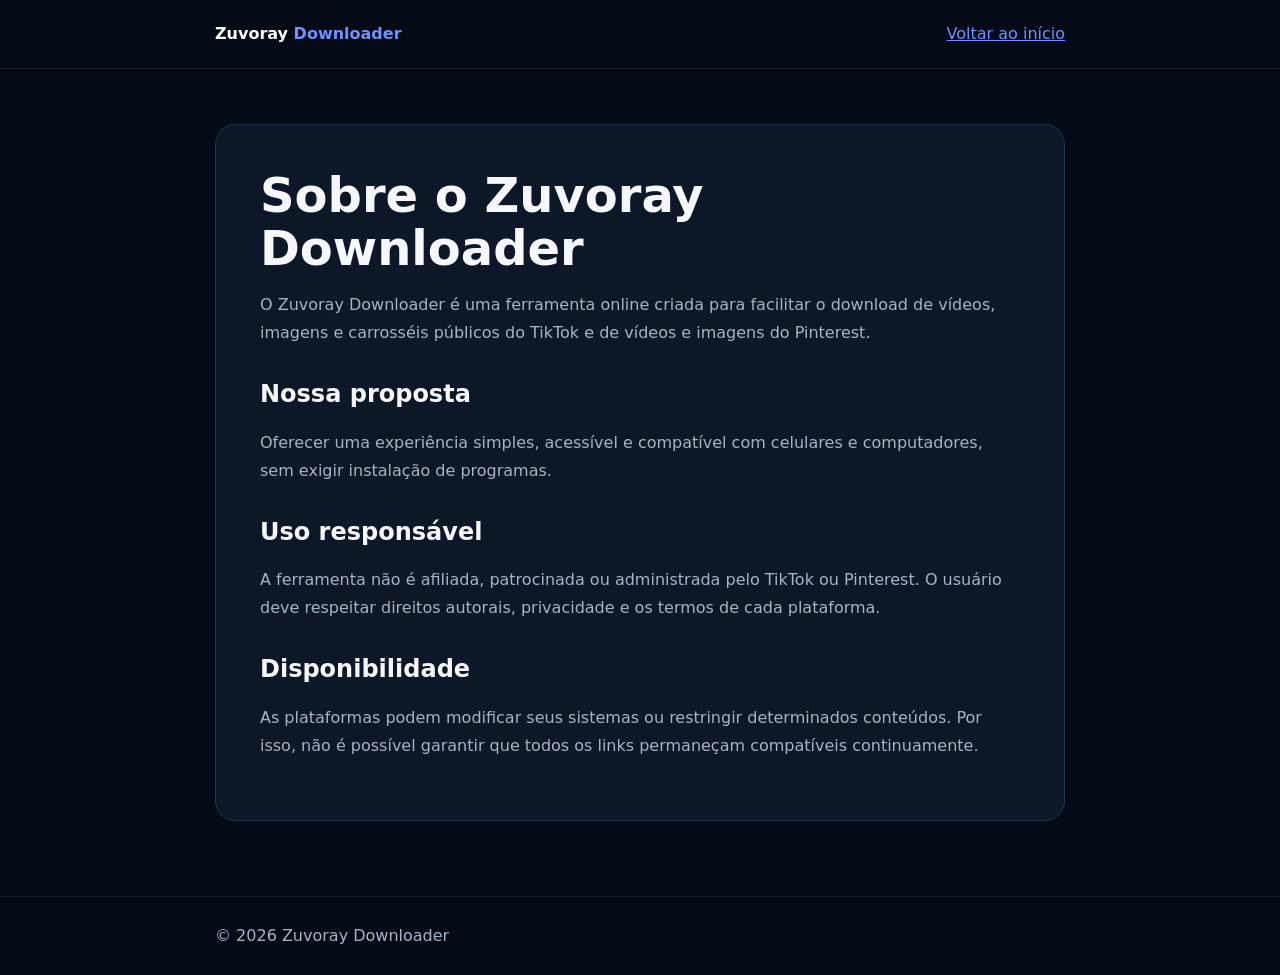
<file: sobre.html>
<!doctype html>
<html lang="pt-BR">
<head>
<meta charset="utf-8">
<meta name="viewport" content="width=device-width,initial-scale=1">
<title>Sobre o Zuvoray Downloader | Downloader de TikTok e Pinterest</title>
<meta name="description" content="Conheça o Zuvoray Downloader, ferramenta gratuita para baixar vídeos, imagens e carrosséis públicos do TikTok e Pinterest.">
<meta name="robots" content="index,follow,max-image-preview:large">
<link rel="canonical" href="https://download.zuvoray.site/sobre">
<link rel="icon" type="image/x-icon" href="/favicon.ico?v=3">
<link rel="stylesheet" href="legal.css">
</head>
<body>
<header>
<nav class="wrap">
<a class="brand" href="./">Zuvoray <span>Downloader</span>
</a>
<a href="./">Voltar ao início</a>
</nav>
</header>
<main class="wrap">
<article>
<h1>Sobre o Zuvoray Downloader</h1>
<p>O Zuvoray Downloader é uma ferramenta online criada para facilitar o download de vídeos, imagens e carrosséis públicos do TikTok e de vídeos e imagens do Pinterest.</p>
<h2>Nossa proposta</h2>
<p>Oferecer uma experiência simples, acessível e compatível com celulares e computadores, sem exigir instalação de programas.</p>
<h2>Uso responsável</h2>
<p>A ferramenta não é afiliada, patrocinada ou administrada pelo TikTok ou Pinterest. O usuário deve respeitar direitos autorais, privacidade e os termos de cada plataforma.</p>
<h2>Disponibilidade</h2>
<p>As plataformas podem modificar seus sistemas ou restringir determinados conteúdos. Por isso, não é possível garantir que todos os links permaneçam compatíveis continuamente.</p>
</article>
</main>
<footer>
<div class="wrap">© 2026 Zuvoray Downloader</div>
</footer>
</body>
</html>
</file>
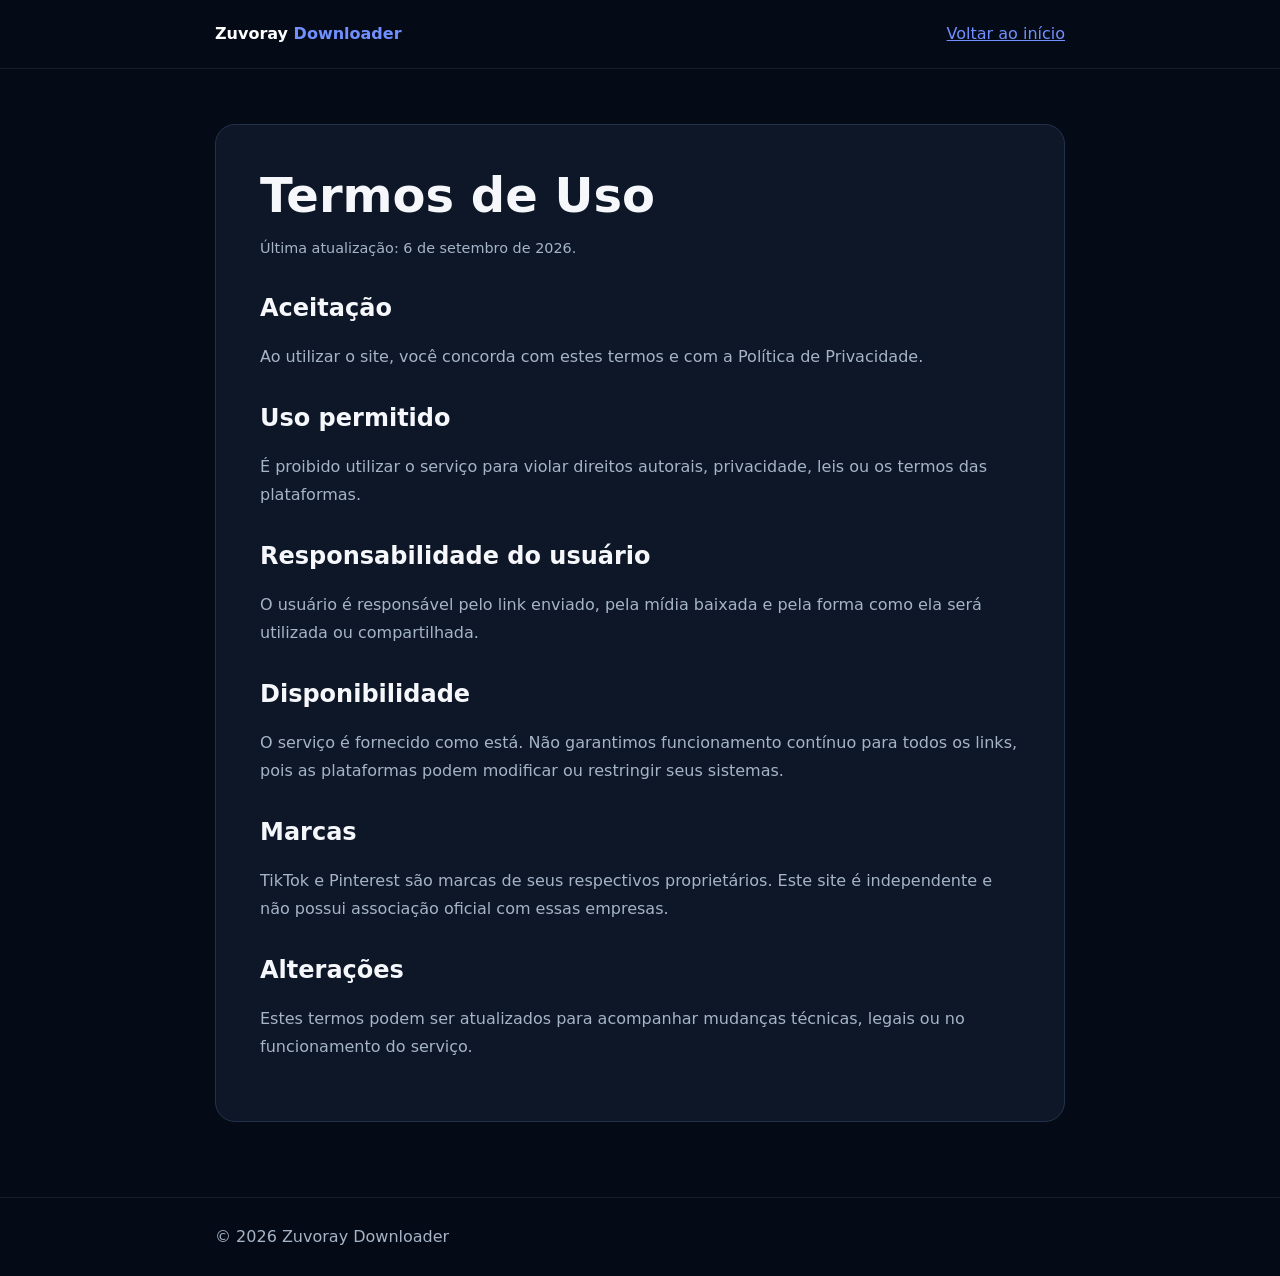
<file: termos.html>
<!doctype html>
<html lang="pt-BR">
<head>
<meta charset="utf-8">
<meta name="viewport" content="width=device-width,initial-scale=1">
<title>Termos de Uso | Zuvoray Downloader</title>
<meta name="description" content="Consulte os termos e as condições de uso da ferramenta Zuvoray Downloader.">
<meta name="robots" content="index,follow,max-image-preview:large">
<link rel="canonical" href="https://download.zuvoray.site/termos">
<link rel="icon" type="image/x-icon" href="/favicon.ico?v=3">
<link rel="stylesheet" href="legal.css">
</head>
<body>
<header>
<nav class="wrap">
<a class="brand" href="./">Zuvoray <span>Downloader</span>
</a>
<a href="./">Voltar ao início</a>
</nav>
</header>
<main class="wrap">
<article>
<h1>Termos de Uso</h1>
<p class="updated">Última atualização: 6 de setembro de 2026.</p>
<h2>Aceitação</h2>
<p>Ao utilizar o site, você concorda com estes termos e com a Política de Privacidade.</p>
<h2>Uso permitido</h2>
<p>É proibido utilizar o serviço para violar direitos autorais, privacidade, leis ou os termos das plataformas.</p>
<h2>Responsabilidade do usuário</h2>
<p>O usuário é responsável pelo link enviado, pela mídia baixada e pela forma como ela será utilizada ou compartilhada.</p>
<h2>Disponibilidade</h2>
<p>O serviço é fornecido como está. Não garantimos funcionamento contínuo para todos os links, pois as plataformas podem modificar ou restringir seus sistemas.</p>
<h2>Marcas</h2>
<p>TikTok e Pinterest são marcas de seus respectivos proprietários. Este site é independente e não possui associação oficial com essas empresas.</p>
<h2>Alterações</h2>
<p>Estes termos podem ser atualizados para acompanhar mudanças técnicas, legais ou no funcionamento do serviço.</p>
</article>
</main>
<footer>
<div class="wrap">© 2026 Zuvoray Downloader</div>
</footer>
</body>
</html>
</file>
<file: legal.css>
:root{--bg:#050b16;--card:#0d1728;--line:#23324b;--text:#f5f7fb;--muted:#a6b4c7;--blue:#7190ff}*{box-sizing:border-box}body{margin:0;background:var(--bg);color:var(--text);font:16px/1.75 Inter,system-ui,-apple-system,"Segoe UI",sans-serif}.wrap{width:min(850px,calc(100% - 32px));margin:auto}header{border-bottom:1px solid #ffffff13}nav{height:68px;display:flex;align-items:center;justify-content:space-between}.brand{font-weight:900;text-decoration:none;color:white}.brand span,a{color:var(--blue)}main{padding:55px 0 75px}article{background:var(--card);border:1px solid var(--line);border-radius:20px;padding:clamp(22px,5vw,44px)}h1{font-size:clamp(2rem,5vw,3rem);line-height:1.1;margin:0 0 12px}h2{margin-top:32px;line-height:1.25}p,li{color:var(--muted)}.updated{font-size:.9rem;margin-bottom:30px}footer{padding:25px 0;border-top:1px solid #ffffff13;color:var(--muted)}
</file>
